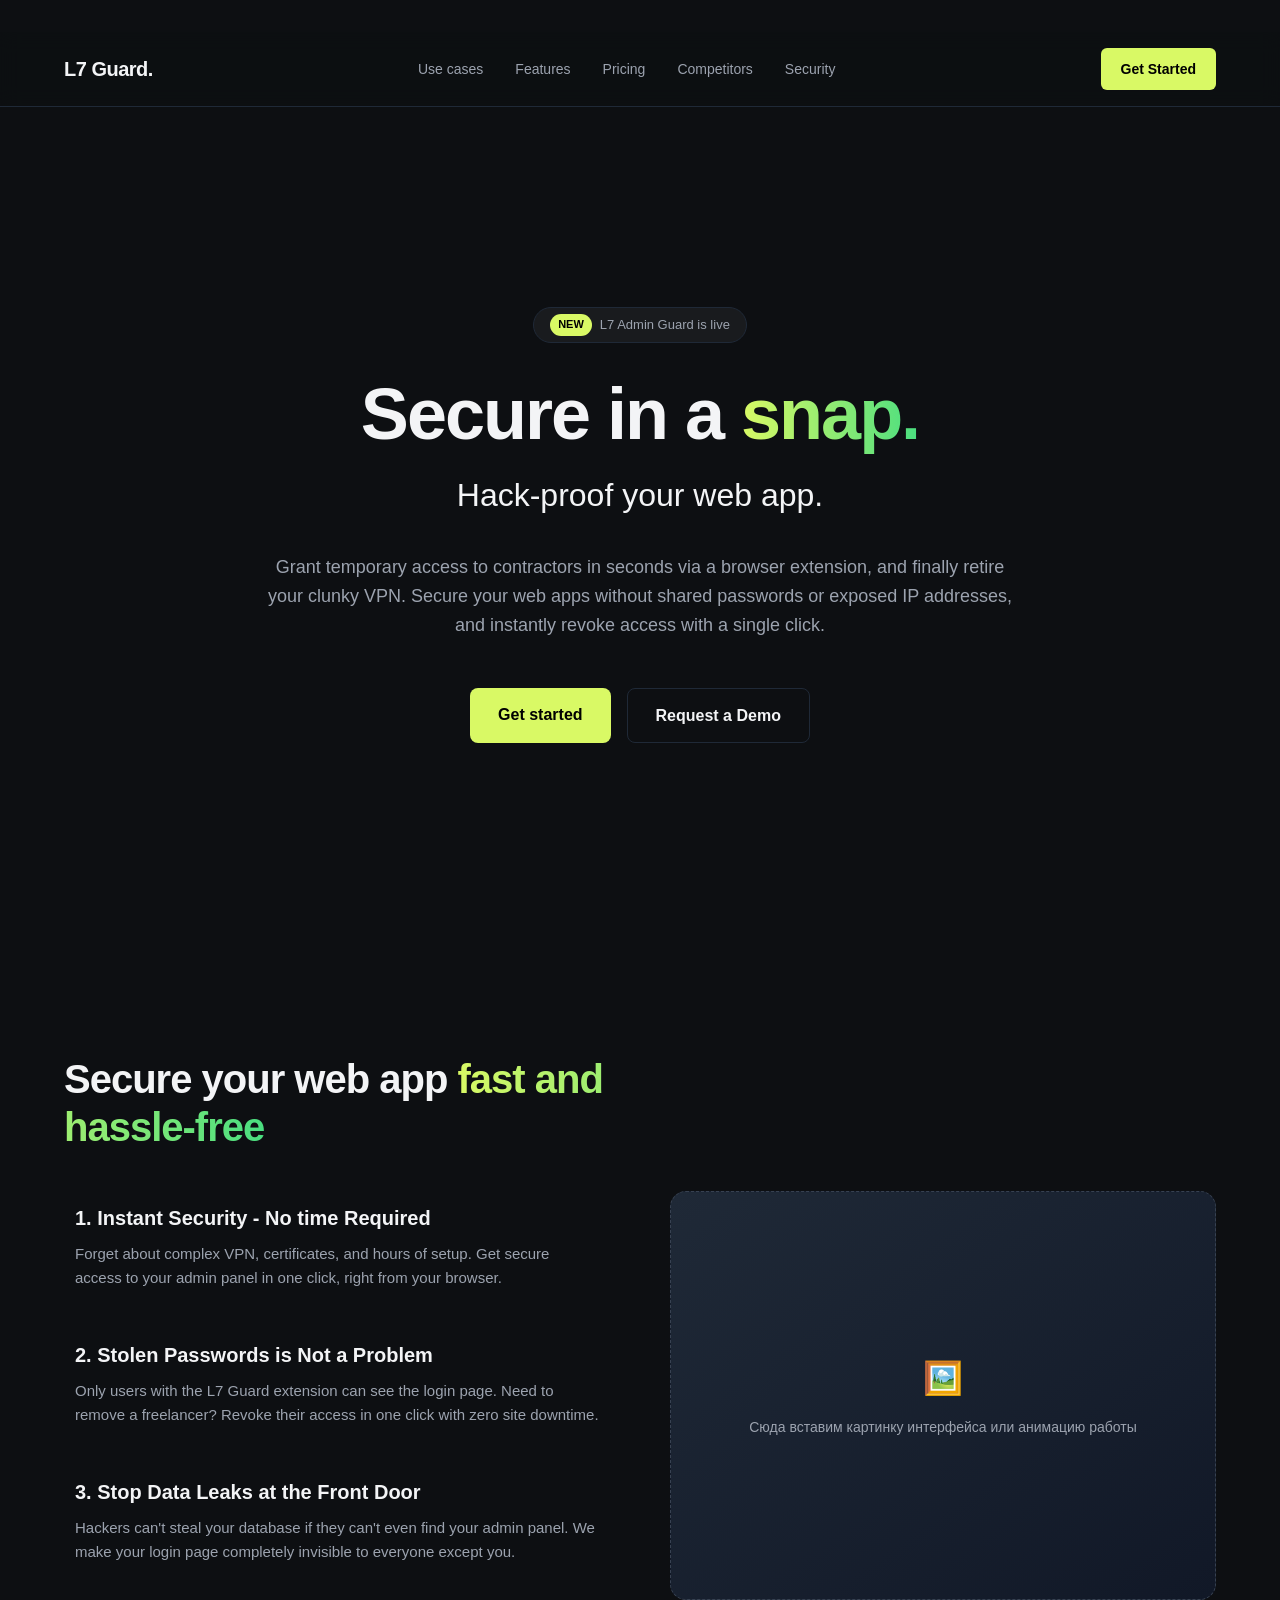
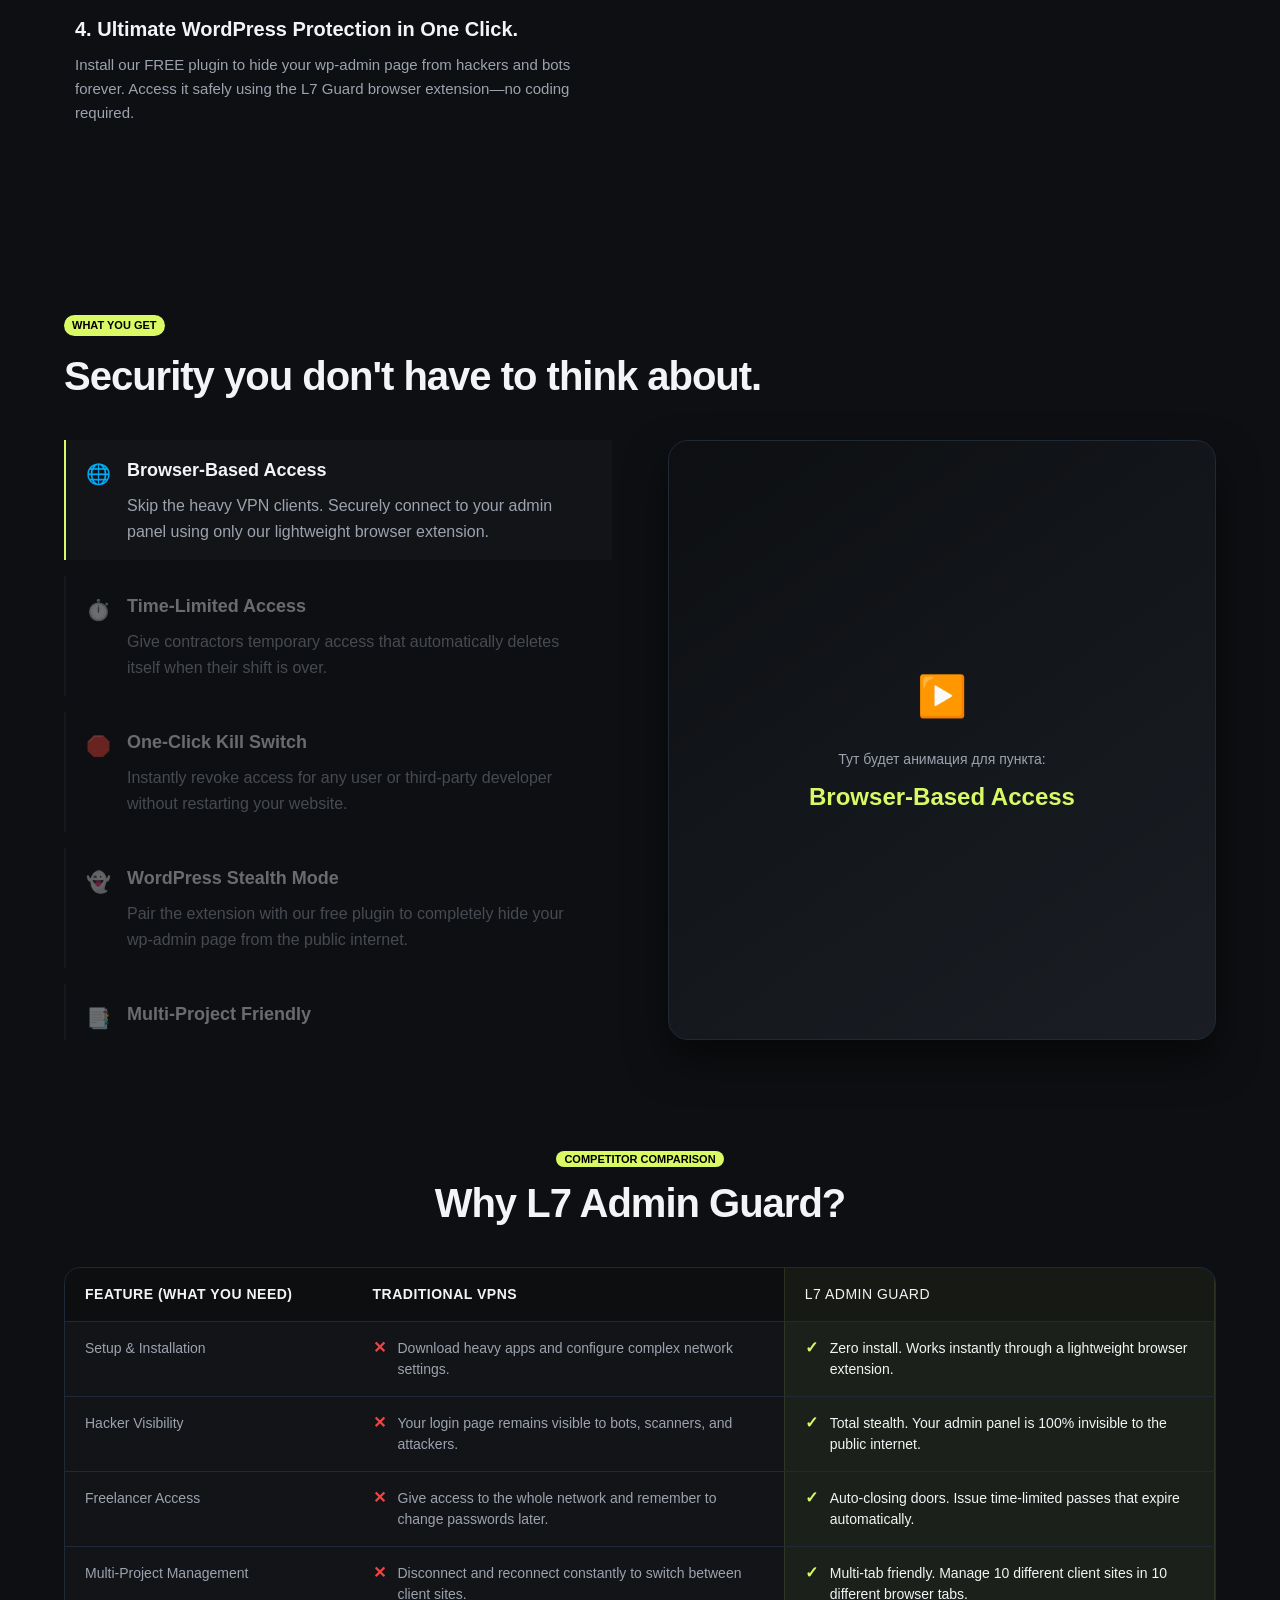
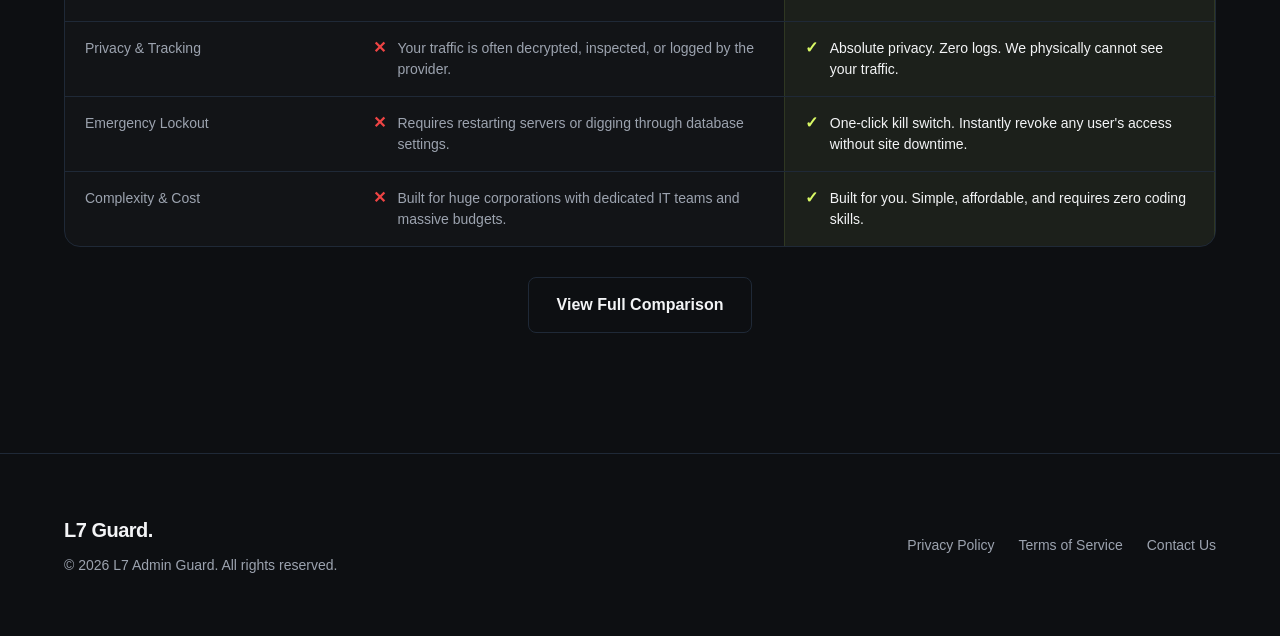
<file: index.html>
<!DOCTYPE html>
<html lang="en">
<head>
    <meta charset="UTF-8">
    <meta name="viewport" content="width=device-width, initial-scale=1.0">
    
    <title>L7 Admin Guard</title>

    <link rel="stylesheet" href="style.css">
</head>
<body>

    <header class="navbar">
        <div class="container nav-container">
            <a href="#" class="logo">L7 Guard.</a>
            
            <ul class="nav-links">
                
                <li><a href="usecases.html">Use cases</a></li>
                <li><a href="features.html">Features</a></li>
                <li><a href="pricing.html">Pricing</a></li>
                <li><a href="competitor.html">Competitors</a></li>
                <li><a href="security.html">Security</a></li>
            </ul>

            <div class="nav-actions">
                <a href="#start" class="btn btn-primary">Get Started</a>
            </div>
        </div>
    </header>

    <main class="main-content">

        <!-- стартовый блок -->
        <section id="start" class="hero-section">
            <div class="container hero-container">
                
                <div class="hero-badge">
                    <span class="badge-tag">New</span> L7 Admin Guard is live
                </div>

                <h1 class="hero-title">Secure in a <span class="text-gradient">snap.</span></h1>
                <h2 class="hero-subtitle">Hack-proof your web app.</h2>

                <div class="hero-desc-wrapper">
                    <p class="hero-desc text-en">
                        Grant temporary access to contractors in seconds via a browser extension, and finally retire your clunky VPN. 
                        Secure your web apps without shared passwords or exposed IP addresses, and instantly revoke access with a single click.
                    </p>
                    <p class="hero-desc text-ru">
                        Выдавайте временный доступ подрядчикам за секунды через браузерное расширение и навсегда откажитесь от громоздкого VPN. Защитите свои веб-приложения без использования общих паролей и открытых IP-адресов, и мгновенно отзывайте доступ в один клик.
                    </p>
                </div>

                <div class="hero-buttons">
                    <a href="#" class="btn btn-primary btn-large">Get started</a>
                    <a href="#" class="btn btn-secondary btn-large" title="Отправить на ютуб, где будет туториал или страницу туториала">Request a Demo</a>
                </div>

            </div>
        </section>

        <!-- блок 2, главная проблемы и их легкое решение -->
        <section id="features" class="features-section">
            <div class="container features-container" style="margin-top: -60px;">
                
                <div class="features-content">
                    <h2 class="section-title">Secure your web app <span class="text-gradient">fast and hassle-free</span></h2>
                    
                    <div class="features-list">
                        
                        <a href="#" class="feature-item">
                            <div class="feature-text">
                                <h3>1. Instant Security - No time Required</h3>
                                <div class="feature-desc-wrapper">
                                    <p class="text-en">Forget about complex VPN, certificates, and hours of setup. Get secure access to your admin panel in one click, right from your browser.</p>
                                    <!--<p class="text-ru">Забудьте про долгие настройки корпоративных сетей и сертификаты. Получите безопасный доступ к панели управления в один клик прямо из вашего браузера. Никаких сложных инструкций — всё работает моментально.</p>-->
                                </div>
                            </div>
                        </a>

                        <a href="#" class="feature-item">
                            <div class="feature-text">
                                <h3>2. Stolen Passwords is Not a Problem</h3>
                                <div class="feature-desc-wrapper">
                                    <p class="text-en">Only users with the L7 Guard extension can see the login page. Need to remove a freelancer? Revoke their access in one click with zero site downtime.</p>
                                   <!-- <p class="text-ru">Страницу входа увидят только те, у кого есть наше расширение. А если нужно закрыть доступ бывшему подрядчику — просто отзовите его в один клик, не останавливая работу сайта.</p>-->
                                </div>
                            </div>
                        </a>

                        <a href="#" class="feature-item">
                            <div class="feature-text">
                                <h3>3. Stop Data Leaks at the Front Door</h3>
                                <div class="feature-desc-wrapper">
                                    <p class="text-en">Hackers can't steal your database if they can't even find your admin panel. We make your login page completely invisible to everyone except you.</p>
                                   <!-- <p class="text-ru">Хакеры не смогут украсть вашу базу данных, если даже не найдут админку. Мы делаем вашу страницу входа абсолютно невидимой для всех, кроме вас.</p>-->
                                </div>
                            </div>
                        </a>

                        <a href="#" class="feature-item">
                            <div class="feature-text">
                                <h3>4. Ultimate WordPress Protection in One Click.</h3>
                                <div class="feature-desc-wrapper">
                                    <p class="text-en">Install our FREE plugin to hide your wp-admin page from hackers and bots forever. Access it safely using the L7 Guard browser extension—no coding required.</p>
                                    <!--<p class="text-ru">Установите наш бесплатный плагин, и он навсегда скроет страницу входа от хакеров и ботов без сложных настроек. Доступ останется только у вас через расширение L7 Guard. Никаких технических знаний не нужно.</p>-->
                                </div>
                            </div>
                        </a>

                    </div>
                </div>

                <div class="features-visual">
                    <div class="image-placeholder">
                        <div class="placeholder-text">
                            <span>🖼️</span>
                            <p>Сюда вставим картинку интерфейса или анимацию работы</p>
                        </div>
                    </div>
                </div>

            </div>
        </section>

        <!-- блок 3 - краткие use cases, варинат отображения 1 

        <section id="hassle-free-v1" class="hassle-free-section">
            <div class="container">
                
                <div class="section-header center-header">
                    <span class="badge-tag" style="margin-bottom: 16px; display: inline-block;">What you get</span>
                    <h2 class="section-title">Security Without the Hassle</h2>
                    <p class="section-subtitle">All the tools you need to manage access effortlessly.</p>
                </div>

                <div class="features-grid">
                    
                    <a href="#" class="feature-card">
                        <div class="card-icon">🌐</div>
                        <h3>Browser-Based Access</h3>
                        <div class="card-desc-wrapper">
                            <p class="text-en">Skip the heavy VPN clients. Securely connect to your admin panel using only our lightweight browser extension.</p>
                            <p class="text-ru">Доступ через браузер. Никаких тяжелых VPN-клиентов, всё работает прямо через наше легкое расширение.</p>
                        </div>
                    </a>

                    <a href="#" class="feature-card">
                        <div class="card-icon">⏱️</div>
                        <h3>Time-Limited Access</h3>
                        <div class="card-desc-wrapper">
                            <p class="text-en">Give contractors temporary access that automatically deletes itself when their shift is over.</p>
                            <p class="text-ru">Самоуничтожающиеся токены. Выдайте фрилансеру доступ, который сам закроется, когда закончится время работы.</p>
                        </div>
                    </a>

                    <a href="#" class="feature-card">
                        <div class="card-icon">🛑</div>
                        <h3>One-Click Kill Switch</h3>
                        <div class="card-desc-wrapper">
                            <p class="text-en">Instantly revoke access for any user or third-party developer without restarting your website.</p>
                            <p class="text-ru">Мгновенно отрезайте доступ любому пользователю, не останавливая и не перезагружая сам сайт.</p>
                        </div>
                    </a>

                    <a href="#" class="feature-card">
                        <div class="card-icon">👻</div>
                        <h3>WordPress Stealth Mode</h3>
                        <div class="card-desc-wrapper">
                            <p class="text-en">Pair the extension with our free plugin to completely hide your wp-admin page from the public internet.</p>
                            <p class="text-ru">Режим невидимки для WordPress. Наш бесплатный плагин полностью скрывает страницу входа в админку от всего интернета.</p>
                        </div>
                    </a>

                    <a href="#" class="feature-card">
                        <div class="card-icon">📑</div>
                        <h3>Multi-Project Friendly</h3>
                        <div class="card-desc-wrapper">
                            <p class="text-en">Manage multiple client websites securely at the same time, right from different tabs in your browser.</p>
                            <p class="text-ru">Удобно для нескольких проектов. Управляйте кучей разных клиентских сайтов одновременно, просто переключаясь между вкладками.</p>
                        </div>
                    </a>

                    <a href="#" class="feature-card">
                        <div class="card-icon">🕵️</div>
                        <h3>Private Demo Sites</h3>
                        <div class="card-desc-wrapper">
                            <p class="text-en">Keep your unfinished development servers hidden from search engines, bots, and unauthorized visitors.</p>
                            <p class="text-ru">Невидимые тестовые сайты. Прячьте свои сайты, которые еще в разработке, от поисковиков (Google) и случайных глаз.</p>
                        </div>
                    </a>

                </div>
            </div>
        </section>
         -->


        <!-- блок 3 - краткие use cases, варинат отображения 2 -->
        <section id="hassle-free-v2" class="hassle-free-v2-section">
            <div class="container">
                
                <div class="section-header">
                    <span class="badge-tag" style="margin-bottom: 16px; display: inline-block;">What you get</span>
                    <h2 class="section-title">Security you don't have to think about.</h2>
                </div>

                <div class="v2-layout">
                    
                    <div class="v2-tabs-column">
                        
                        <div class="v2-tab-item active" data-title="Browser-Based Access">
                            <div class="tab-icon">🌐</div>
                            <div class="tab-content">
                                <h3>Browser-Based Access</h3>
                                <div class="tab-desc-wrapper">
                                    <p class="text-en">Skip the heavy VPN clients. Securely connect to your admin panel using only our lightweight browser extension.</p>
                                    <p class="text-ru">Доступ через браузер. Никаких тяжелых VPN-клиентов, всё работает прямо через наше легкое расширение.</p>
                                </div>
                            </div>
                        </div>

                        <div class="v2-tab-item" data-title="Time-Limited Access">
                            <div class="tab-icon">⏱️</div>
                            <div class="tab-content">
                                <h3>Time-Limited Access</h3>
                                <div class="tab-desc-wrapper">
                                    <p class="text-en">Give contractors temporary access that automatically deletes itself when their shift is over.</p>
                                    <p class="text-ru">Самоуничтожающиеся токены. Выдайте фрилансеру доступ, который сам закроется, когда закончится время работы.</p>
                                </div>
                            </div>
                        </div>

                        <div class="v2-tab-item" data-title="One-Click Kill Switch">
                            <div class="tab-icon">🛑</div>
                            <div class="tab-content">
                                <h3>One-Click Kill Switch</h3>
                                <div class="tab-desc-wrapper">
                                    <p class="text-en">Instantly revoke access for any user or third-party developer without restarting your website.</p>
                                    <p class="text-ru">Мгновенно отрезайте доступ любому пользователю, не останавливая и не перезагружая сам сайт.</p>
                                </div>
                            </div>
                        </div>

                        <div class="v2-tab-item" data-title="WordPress Stealth Mode">
                            <div class="tab-icon">👻</div>
                            <div class="tab-content">
                                <h3>WordPress Stealth Mode</h3>
                                <div class="tab-desc-wrapper">
                                    <p class="text-en">Pair the extension with our free plugin to completely hide your wp-admin page from the public internet.</p>
                                    <p class="text-ru">Режим невидимки для WordPress. Наш бесплатный плагин полностью скрывает страницу входа в админку от всего интернета.</p>
                                </div>
                            </div>
                        </div>

                        <div class="v2-tab-item" data-title="Multi-Project Friendly">
                            <div class="tab-icon">📑</div>
                            <div class="tab-content">
                                <h3>Multi-Project Friendly</h3>
                                <div class="tab-desc-wrapper">
                                    <p class="text-en">Manage multiple client websites securely at the same time, right from different tabs in your browser.</p>
                                    <p class="text-ru">Удобно для нескольких проектов. Управляйте кучей разных клиентских сайтов одновременно, просто переключаясь между вкладками.</p>
                                </div>
                            </div>
                        </div>

                        <div class="v2-tab-item" data-title="Private Demo Sites">
                            <div class="tab-icon">🕵️</div>
                            <div class="tab-content">
                                <h3>Private Demo Sites</h3>
                                <div class="tab-desc-wrapper">
                                    <p class="text-en">Keep your unfinished development servers hidden from search engines, bots, and unauthorized visitors.</p>
                                    <p class="text-ru">Невидимые тестовые сайты. Прячьте свои сайты, которые еще в разработке, от поисковиков (Google) и случайных глаз.</p>
                                </div>
                            </div>
                        </div>

                    </div>

                    <div class="v2-visual-column">
                        <div class="sticky-visual-container">
                            <div class="visual-placeholder">
                                <span style="font-size: 40px; margin-bottom: 20px; display: block;">▶️</span>
                                <p style="color: var(--text-muted); font-size: 14px;">Тут будет анимация для пункта:</p>
                                <h4 id="dynamic-visual-title" style="color: var(--accent-color); font-size: 24px; margin-top: 8px;">Browser-Based Access</h4>
                            </div>
                        </div>
                    </div>

                </div>
            </div>
        </section>

        <!-- блок 4 - сравнение с конкурентами--> 
        <section id="comparison" class="comparison-section">
            <div class="container">
                
                <div class="section-header center-header" style="margin-bottom: 32px;">
                    <span class="badge-tag">Competitor Comparison</span>
                    <h2 class="section-title" style="margin-top: 8px;">Why L7 Admin Guard?</h2>
                </div>

                <div class="comp-table-wrapper">
                    <div class="comp-table">
                        
                        <div class="comp-row comp-header">
                            <div class="comp-col feature-col">Feature (What you need)</div>
                            <div class="comp-col vpn-col">Traditional VPNs</div>
                            <div class="comp-col l7-col">L7 Admin Guard</div>
                        </div>

                        <div class="comp-row">
                            <div class="comp-col feature-col">Setup & Installation</div>
                            <div class="comp-col vpn-col"><span class="icon-cross">✕</span> Download heavy apps and configure complex network settings.</div>
                            <div class="comp-col l7-col"><span class="icon-check">✓</span> Zero install. Works instantly through a lightweight browser extension.</div>
                        </div>

                        <div class="comp-row">
                            <div class="comp-col feature-col">Hacker Visibility</div>
                            <div class="comp-col vpn-col"><span class="icon-cross">✕</span> Your login page remains visible to bots, scanners, and attackers.</div>
                            <div class="comp-col l7-col"><span class="icon-check">✓</span> Total stealth. Your admin panel is 100% invisible to the public internet.</div>
                        </div>

                        <div class="comp-row">
                            <div class="comp-col feature-col">Freelancer Access</div>
                            <div class="comp-col vpn-col"><span class="icon-cross">✕</span> Give access to the whole network and remember to change passwords later.</div>
                            <div class="comp-col l7-col"><span class="icon-check">✓</span> Auto-closing doors. Issue time-limited passes that expire automatically.</div>
                        </div>

                        <div class="comp-row">
                            <div class="comp-col feature-col">Multi-Project Management</div>
                            <div class="comp-col vpn-col"><span class="icon-cross">✕</span> Disconnect and reconnect constantly to switch between client sites.</div>
                            <div class="comp-col l7-col"><span class="icon-check">✓</span> Multi-tab friendly. Manage 10 different client sites in 10 different browser tabs.</div>
                        </div>

                        <div class="comp-row">
                            <div class="comp-col feature-col">Privacy & Tracking</div>
                            <div class="comp-col vpn-col"><span class="icon-cross">✕</span> Your traffic is often decrypted, inspected, or logged by the provider.</div>
                            <div class="comp-col l7-col"><span class="icon-check">✓</span> Absolute privacy. Zero logs. We physically cannot see your traffic.</div>
                        </div>

                        <div class="comp-row">
                            <div class="comp-col feature-col">Emergency Lockout</div>
                            <div class="comp-col vpn-col"><span class="icon-cross">✕</span> Requires restarting servers or digging through database settings.</div>
                            <div class="comp-col l7-col"><span class="icon-check">✓</span> One-click kill switch. Instantly revoke any user's access without site downtime.</div>
                        </div>

                        <div class="comp-row">
                            <div class="comp-col feature-col">Complexity & Cost</div>
                            <div class="comp-col vpn-col"><span class="icon-cross">✕</span> Built for huge corporations with dedicated IT teams and massive budgets.</div>
                            <div class="comp-col l7-col"><span class="icon-check">✓</span> Built for you. Simple, affordable, and requires zero coding skills.</div>
                        </div>

                    </div>
                </div>

                <div style="text-align: center; padding-top: 30px;">
                    <a href="competitor.html" class="btn btn-secondary btn-large">View Full Comparison</a>
                </div>

            </div>
        </section>
        
    </main>

    <footer class="footer">
        <div class="container footer-content">
            <div class="footer-left">
                <span class="logo">L7 Guard.</span>
                <p class="copyright">&copy; 2026 L7 Admin Guard. All rights reserved.</p>
            </div>
            <div class="footer-links">
                <a href="#">Privacy Policy</a>
                <a href="#">Terms of Service</a>
                <a href="#">Contact Us</a>
            </div>
        </div>
    </footer>

    
    <script>
    // ==========================================
    // ЛОГИКА ДЛЯ ВАРИАНТА 2 (СТРОГИЙ СКРОЛЛ КОЛЕСИКОМ + ПОЛЗУНОК)
    // ==========================================
    
    const v2Layout = document.querySelector('.v2-layout');
    const v2Tabs = document.querySelectorAll('.v2-tab-item');
    const dynamicTitle = document.getElementById('dynamic-visual-title');
    const tabsContainer = document.querySelector('.v2-tabs-column');
    
    if (v2Layout && v2Tabs.length > 0) {
        let currentTabIndex = 0;
        let isScrollLocked = false;

        function activateTabByIndex(index) {
            v2Tabs.forEach(t => t.classList.remove('active'));
            v2Tabs[index].classList.add('active');
            
            if (dynamicTitle) {
                dynamicTitle.textContent = v2Tabs[index].getAttribute('data-title');
            }
            currentTabIndex = index;

            // --- ПРОЦЕНТНАЯ ПОДКРУТКА ЛЕВОЙ КОЛОНКИ ---
            if (tabsContainer) {
                const maxScroll = tabsContainer.scrollHeight - tabsContainer.clientHeight;
                
                if (maxScroll > 0) {
                    // Считаем процент (от 0 до 1)
                    const percentage = index / (v2Tabs.length - 1);
                    const targetScroll = maxScroll * percentage;
                    
                    tabsContainer.scrollTo({
                        top: targetScroll,
                        behavior: 'smooth'
                    });
                }
            }
        }

        // 1. СЛУШАЕМ СКРОЛЛ КОЛЕСИКОМ
        v2Layout.addEventListener('wheel', (e) => {
            if (isScrollLocked) {
                e.preventDefault(); 
                e.stopPropagation(); 
                return;
            }

            const scrollingDown = e.deltaY > 0;

            if (scrollingDown) {
                // Крутим вниз -> следующий пункт
                if (currentTabIndex < v2Tabs.length - 1) {
                    e.preventDefault(); 
                    e.stopPropagation(); 
                    activateTabByIndex(currentTabIndex + 1);
                    lockScroll(200); // Задержка между переключениями (в миллисекундах)
                } 
            } else {
                // Крутим вверх -> предыдущий пункт
                if (currentTabIndex > 0) {
                    e.preventDefault(); 
                    e.stopPropagation(); 
                    activateTabByIndex(currentTabIndex - 1);
                    lockScroll(200); 
                } 
            }
        }, { passive: false });

        function lockScroll(time) {
            isScrollLocked = true;
            setTimeout(() => {
                isScrollLocked = false;
            }, time); 
        }

        // 2. СЛУШАЕМ ТОЛЬКО КЛИКИ (убрали хаотичное наведение мышкой)
        v2Tabs.forEach((tab, index) => {
            tab.addEventListener('click', () => {
                if (currentTabIndex !== index) activateTabByIndex(index);
            });
        });
    }
    </script>
    <script src="script.js"></script>
</body>
</html>
</file>
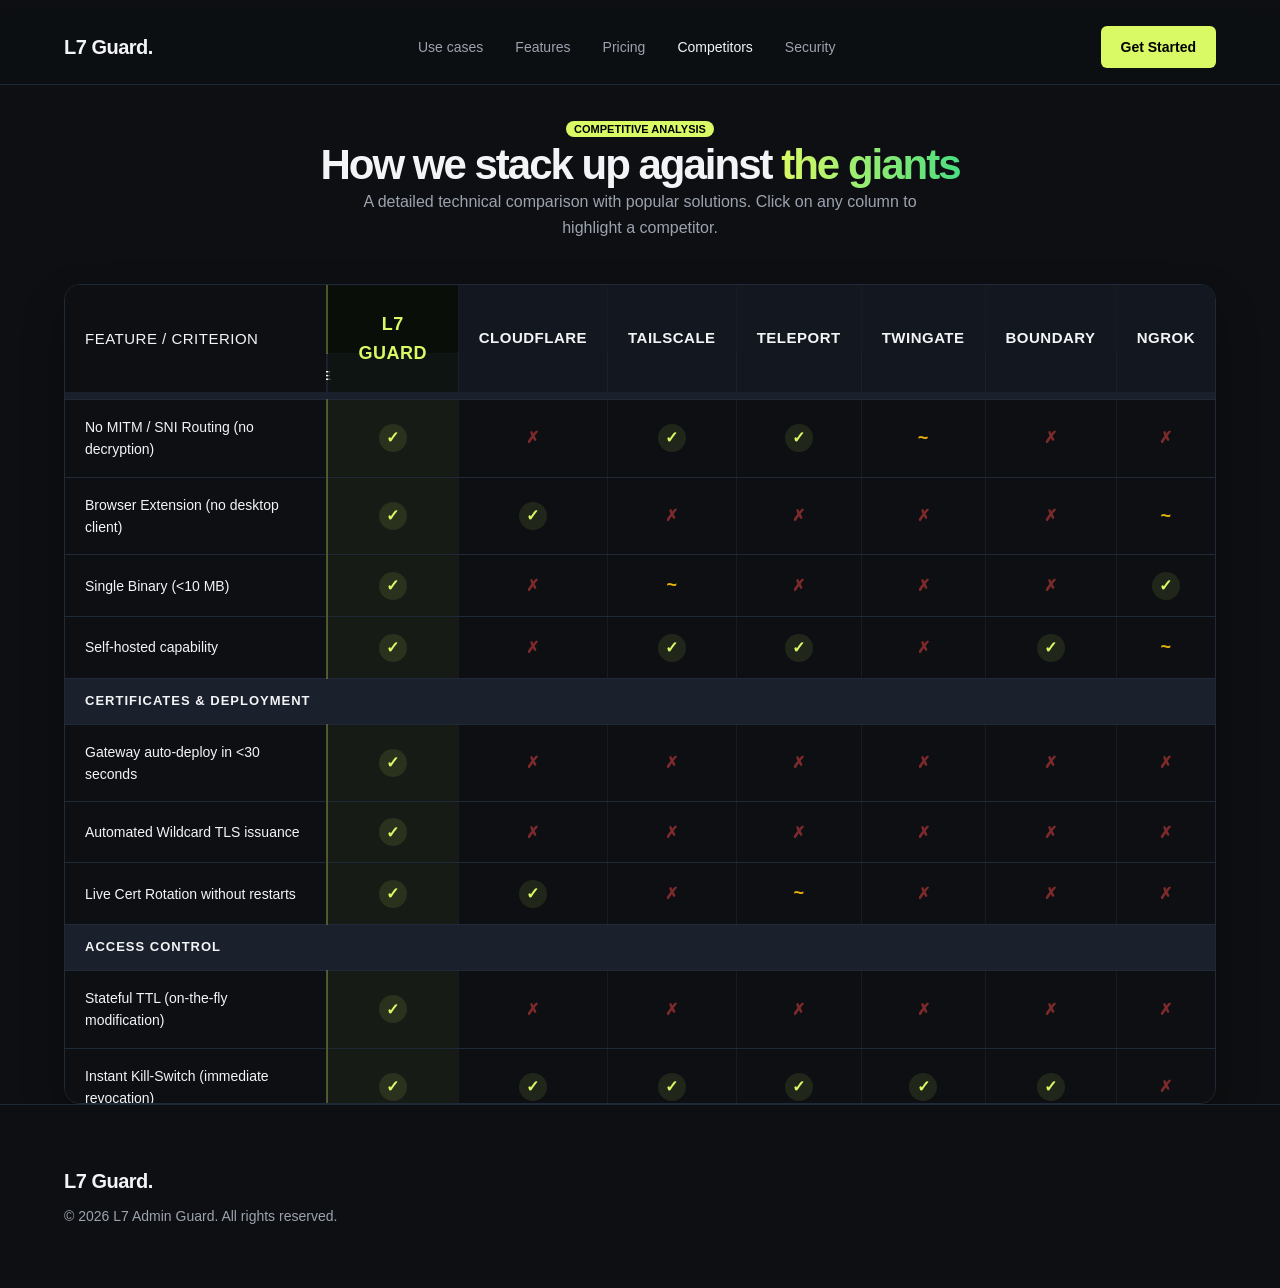
<file: competitor.html>
<!DOCTYPE html>
<html lang="en">
<head>
    <meta charset="UTF-8">
    <meta name="viewport" content="width=device-width, initial-scale=1.0">
    <title>Competitors Matrix - L7 Admin Guard</title>
    <link rel="stylesheet" href="style.css">
    <link rel="stylesheet" href="competitors.css">
    
    
</head>
<body>

    <header class="navbar">
        <div class="container nav-container">
            <a href="index.html" class="logo">L7 Guard.</a>
            <ul class="nav-links">
                <li><a href="usecases.html">Use cases</a></li>
                <li><a href="features.html">Features</a></li>
                <li><a href="pricing.html">Pricing</a></li>
                <li><a href="competitor.html" style="color: var(--text-main);" >Competitors</a></li>               
                <li><a href="security.html">Security</a></li>
            </ul>
            <div class="nav-actions">
                <a href="index.html#start" class="btn btn-primary">Get Started</a>
            </div>
        </div>
    </header>

    <main class="main-content">
        
        <section class="comp-title-stop">
            <div class="container">
                <div class="comp-header-text">
                    <span class="badge-tag">Competitive Analysis</span>
                    <h1 class="hero-title">How we stack up against <span class="text-gradient">the giants</span></h1>
                    <p class="section-subtitle">A detailed technical comparison with popular solutions. Click on any column to highlight a competitor.</p>
                </div>
            </div>
        </section>

        <section class="comp-table-stop">
            <div class="container" style="height: 100%; display: flex; flex-direction: column;">
                
                <div class="matrix-wrapper">
                    <table class="competitor-matrix">
                        <thead>
                            <tr>
                                <th class="col-feature sticky-col">Feature / Criterion</th>
                                <th class="highlight-col clickable-col">L7 Guard</th>
                                <th class="clickable-col">Cloudflare</th>
                                <th class="clickable-col">Tailscale</th>
                                <th class="clickable-col">Teleport</th>
                                <th class="clickable-col">Twingate</th>
                                <th class="clickable-col">Boundary</th>
                                <th class="clickable-col">ngrok</th>
                            </tr>
                        </thead>
                        <tbody>
                            
                            <tr class="category-row">
                                <td colspan="8">Architecture & Performance</td>
                            </tr>
                            <tr>
                                <td class="col-feature sticky-col">No MITM / SNI Routing (no decryption)</td>
                                <td class="highlight-col"><span class="icon-yes">✓</span></td>
                                <td><span class="icon-no">✗</span></td>
                                <td><span class="icon-yes">✓</span></td>
                                <td><span class="icon-yes">✓</span></td>
                                <td><span class="icon-partial">~</span></td>
                                <td><span class="icon-no">✗</span></td>
                                <td><span class="icon-no">✗</span></td>
                            </tr>
                            <tr>
                                <td class="col-feature sticky-col">Browser Extension (no desktop client)</td>
                                <td class="highlight-col"><span class="icon-yes">✓</span></td>
                                <td><span class="icon-yes">✓</span></td>
                                <td><span class="icon-no">✗</span></td>
                                <td><span class="icon-no">✗</span></td>
                                <td><span class="icon-no">✗</span></td>
                                <td><span class="icon-no">✗</span></td>
                                <td><span class="icon-partial">~</span></td>
                            </tr>
                            <tr>
                                <td class="col-feature sticky-col">Single Binary (&lt;10 MB)</td>
                                <td class="highlight-col"><span class="icon-yes">✓</span></td>
                                <td><span class="icon-no">✗</span></td>
                                <td><span class="icon-partial">~</span></td>
                                <td><span class="icon-no">✗</span></td>
                                <td><span class="icon-no">✗</span></td>
                                <td><span class="icon-no">✗</span></td>
                                <td><span class="icon-yes">✓</span></td>
                            </tr>
                            <tr>
                                <td class="col-feature sticky-col">Self-hosted capability</td>
                                <td class="highlight-col"><span class="icon-yes">✓</span></td>
                                <td><span class="icon-no">✗</span></td>
                                <td><span class="icon-yes">✓</span></td>
                                <td><span class="icon-yes">✓</span></td>
                                <td><span class="icon-no">✗</span></td>
                                <td><span class="icon-yes">✓</span></td>
                                <td><span class="icon-partial">~</span></td>
                            </tr>

                            <tr class="category-row">
                                <td colspan="8">Certificates & Deployment</td>
                            </tr>
                            <tr>
                                <td class="col-feature sticky-col">Gateway auto-deploy in &lt;30 seconds</td>
                                <td class="highlight-col"><span class="icon-yes">✓</span></td>
                                <td><span class="icon-no">✗</span></td>
                                <td><span class="icon-no">✗</span></td>
                                <td><span class="icon-no">✗</span></td>
                                <td><span class="icon-no">✗</span></td>
                                <td><span class="icon-no">✗</span></td>
                                <td><span class="icon-no">✗</span></td>
                            </tr>
                            <tr>
                                <td class="col-feature sticky-col">Automated Wildcard TLS issuance</td>
                                <td class="highlight-col"><span class="icon-yes">✓</span></td>
                                <td><span class="icon-no">✗</span></td>
                                <td><span class="icon-no">✗</span></td>
                                <td><span class="icon-no">✗</span></td>
                                <td><span class="icon-no">✗</span></td>
                                <td><span class="icon-no">✗</span></td>
                                <td><span class="icon-no">✗</span></td>
                            </tr>
                            <tr>
                                <td class="col-feature sticky-col">Live Cert Rotation without restarts</td>
                                <td class="highlight-col"><span class="icon-yes">✓</span></td>
                                <td><span class="icon-yes">✓</span></td>
                                <td><span class="icon-no">✗</span></td>
                                <td><span class="icon-partial">~</span></td>
                                <td><span class="icon-no">✗</span></td>
                                <td><span class="icon-no">✗</span></td>
                                <td><span class="icon-no">✗</span></td>
                            </tr>

                            <tr class="category-row">
                                <td colspan="8">Access Control</td>
                            </tr>
                            <tr>
                                <td class="col-feature sticky-col">Stateful TTL (on-the-fly modification)</td>
                                <td class="highlight-col"><span class="icon-yes">✓</span></td>
                                <td><span class="icon-no">✗</span></td>
                                <td><span class="icon-no">✗</span></td>
                                <td><span class="icon-no">✗</span></td>
                                <td><span class="icon-no">✗</span></td>
                                <td><span class="icon-no">✗</span></td>
                                <td><span class="icon-no">✗</span></td>
                            </tr>
                            <tr>
                                <td class="col-feature sticky-col">Instant Kill-Switch (immediate revocation)</td>
                                <td class="highlight-col"><span class="icon-yes">✓</span></td>
                                <td><span class="icon-yes">✓</span></td>
                                <td><span class="icon-yes">✓</span></td>
                                <td><span class="icon-yes">✓</span></td>
                                <td><span class="icon-yes">✓</span></td>
                                <td><span class="icon-yes">✓</span></td>
                                <td><span class="icon-no">✗</span></td>
                            </tr>
                            <tr>
                                <td class="col-feature sticky-col">Bandwidth Quota / Traffic limits</td>
                                <td class="highlight-col"><span class="icon-yes">✓</span></td>
                                <td><span class="icon-no">✗</span></td>
                                <td><span class="icon-no">✗</span></td>
                                <td><span class="icon-partial">~</span></td>
                                <td><span class="icon-no">✗</span></td>
                                <td><span class="icon-no">✗</span></td>
                                <td><span class="icon-partial">~</span></td>
                            </tr>

                            <tr class="category-row">
                                <td colspan="8">Browser & UX</td>
                            </tr>
                            <tr>
                                <td class="col-feature sticky-col">Per-Tab Split Tunneling</td>
                                <td class="highlight-col"><span class="icon-yes">✓</span></td>
                                <td><span class="icon-no">✗</span></td>
                                <td><span class="icon-no">✗</span></td>
                                <td><span class="icon-no">✗</span></td>
                                <td><span class="icon-no">✗</span></td>
                                <td><span class="icon-no">✗</span></td>
                                <td><span class="icon-no">✗</span></td>
                            </tr>
                            <tr>
                                <td class="col-feature sticky-col">Stealth Mode (404 for scanners)</td>
                                <td class="highlight-col"><span class="icon-yes">✓</span></td>
                                <td><span class="icon-no">✗</span></td>
                                <td><span class="icon-no">✗</span></td>
                                <td><span class="icon-no">✗</span></td>
                                <td><span class="icon-no">✗</span></td>
                                <td><span class="icon-no">✗</span></td>
                                <td><span class="icon-no">✗</span></td>
                            </tr>

                            <tr class="summary-row">
                                <td class="col-feature sticky-col" style="font-weight: 800;">Unique Features</td>
                                <td class="highlight-col" style="font-size: 24px; color: var(--text-main);">34/34</td>
                                <td>8/34</td>
                                <td>10/34</td>
                                <td>9/34</td>
                                <td>5/34</td>
                                <td>7/34</td>
                                <td>5/34</td>
                            </tr>

                        </tbody>
                    </table>
                </div>

            </div>
        </section>

    </main>
    <footer class="footer">
        <div class="container footer-content">
            <div class="footer-left">
                <span class="logo">L7 Guard.</span>
                <p class="copyright">&copy; 2026 L7 Admin Guard. All rights reserved.</p>
            </div>
        </div>
    </footer>

</body>
<script>
        document.addEventListener('DOMContentLoaded', () => {
            const table = document.querySelector('.competitor-matrix');
            if (!table) return;

            // ==========================================
            // ФУНКЦИОНАЛ ПОДСВЕТКИ КОЛОНОК (Оставлен без изменений)
            // ==========================================
            table.addEventListener('click', (e) => {
                const cell = e.target.closest('td, th');
                if (!cell) return;
                if (cell.classList.contains('col-feature') || cell.hasAttribute('colspan')) return;
                
                const targetIndex = cell.cellIndex;
                const allCells = table.querySelectorAll('td, th');
                allCells.forEach(c => c.classList.remove('highlight-col'));
                
                const rows = table.querySelectorAll('tr');
                rows.forEach(row => {
                    if (row.classList.contains('category-row')) return;
                    const targetCell = row.children[targetIndex];
                    if (targetCell) {
                        targetCell.classList.add('highlight-col');
                    }
                });
            });

            // ==========================================
            // ЩИТ ДЛЯ СКРОЛЛА (Блокирует глобальный скролл, пока не дочитаешь таблицу)
            // ==========================================
            const tableScrollContainer = document.querySelector('.matrix-wrapper');
            if (tableScrollContainer) {
                tableScrollContainer.addEventListener('wheel', (e) => {
                    const scrollingDown = e.deltaY > 0;
                    
                    // Вычисляем, достигли ли мы дна или верха самой таблицы
                    const isAtBottom = Math.abs(tableScrollContainer.scrollHeight - tableScrollContainer.clientHeight - tableScrollContainer.scrollTop) < 2;
                    const isAtTop = tableScrollContainer.scrollTop <= 0;

                    if (scrollingDown && !isAtBottom) {
                        // Если крутим вниз, но дно еще не достигнуто -> стопорим страницу, крутим таблицу
                        e.stopPropagation(); 
                    } else if (!scrollingDown && !isAtTop) {
                        // Если крутим вверх, но верх еще не достигнут -> стопорим страницу, крутим таблицу
                        e.stopPropagation(); 
                    }
                }, { passive: false });
            }
        });
    </script>
</html>
</file>
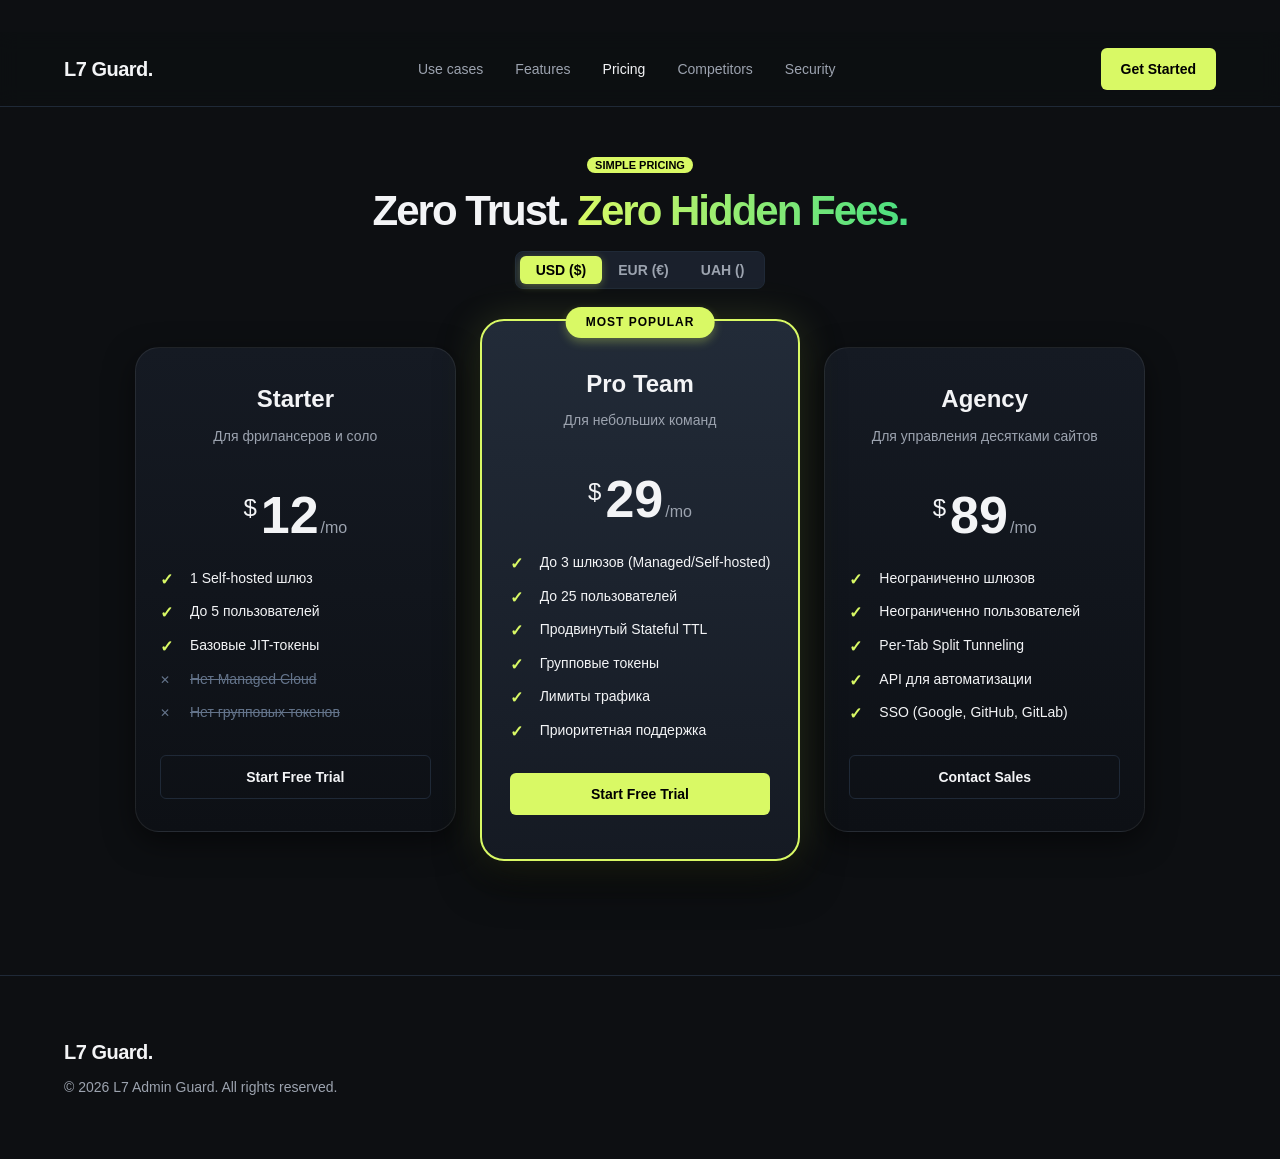
<file: pricing.html>
<!DOCTYPE html>
<html lang="en">
<head>
    <meta charset="UTF-8">
    <meta name="viewport" content="width=device-width, initial-scale=1.0">
    <title>Pricing - L7 Admin Guard</title>
    <link rel="stylesheet" href="style.css">
    <link rel="stylesheet" href="pricing.css">
</head>
<body>

    <header class="navbar">
        <div class="container nav-container">
            <a href="index.html" class="logo">L7 Guard.</a>
            <ul class="nav-links">
                 <li><a href="usecases.html">Use cases</a></li>
                <li><a href="features.html">Features</a></li>
                <li><a href="pricing.html style=" style="color: var(--text-main);">Pricing</a></li>
                <li><a href="competitor.html">Competitors</a></li>               
                <li><a href="security.html">Security</a></li>
            </ul>
            <div class="nav-actions">
                <a href="index.html#start" class="btn btn-primary">Get Started</a>
            </div>
        </div>
    </header>

   <main class="main-content">
        
        <section class="pricing-fullscreen-section">
            <div class="container pricing-flex-container">
                
                <div class="pricing-header-compact">
                    <span class="badge-tag">Simple Pricing</span>
                    <h1 class="hero-title">Zero Trust. <span class="text-gradient">Zero Hidden Fees.</span></h1>
                    
                    <div class="currency-toggle-wrapper">
                        <div class="currency-toggle">
                            <button class="currency-btn active" data-currency="usd">USD ($)</button>
                            <button class="currency-btn" data-currency="eur">EUR (€)</button>
                            <button class="currency-btn" data-currency="rub">UAH ()</button>
                        </div>
                    </div>
                </div>

                <div class="pricing-grid">
                    
                    <div class="pricing-card compact-card">
                        <div class="card-header">
                            <h3>Starter</h3>
                            <p>Для фрилансеров и соло</p>
                        </div>
                        <div class="card-price">
                            <span class="currency-symbol">$</span><span class="price-amount" data-usd="12" data-eur="11" data-rub="1100">12</span><span class="billing-period">/mo</span>
                        </div>
                        <ul class="pricing-features">
                            <li class="included">1 Self-hosted шлюз</li>
                            <li class="included">До 5 пользователей</li>
                            <li class="included">Базовые JIT-токены</li>
                            <li class="not-included">Нет Managed Cloud</li>
                            <li class="not-included">Нет групповых токенов</li>
                        </ul>
                        <a href="#" class="btn btn-secondary full-width">Start Free Trial</a>
                    </div>

                    <div class="pricing-card popular-card compact-card">
                        <div class="popular-badge">Most Popular</div>
                        <div class="card-header">
                            <h3>Pro Team</h3>
                            <p>Для небольших команд</p>
                        </div>
                        <div class="card-price">
                            <span class="currency-symbol">$</span><span class="price-amount" data-usd="29" data-eur="27" data-rub="2800">29</span><span class="billing-period">/mo</span>
                        </div>
                        <ul class="pricing-features">
                            <li class="included">До 3 шлюзов (Managed/Self-hosted)</li>
                            <li class="included">До 25 пользователей</li>
                            <li class="included">Продвинутый Stateful TTL</li>
                            <li class="included">Групповые токены</li>
                            <li class="included">Лимиты трафика</li>
                            <li class="included">Приоритетная поддержка</li>
                        </ul>
                        <a href="#" class="btn btn-primary full-width">Start Free Trial</a>
                    </div>

                    <div class="pricing-card compact-card">
                        <div class="card-header">
                            <h3>Agency</h3>
                            <p>Для управления десятками сайтов</p>
                        </div>
                        <div class="card-price">
                            <span class="currency-symbol">$</span><span class="price-amount" data-usd="89" data-eur="82" data-rub="8500">89</span><span class="billing-period">/mo</span>
                        </div>
                        <ul class="pricing-features">
                            <li class="included">Неограниченно шлюзов</li>
                            <li class="included">Неограниченно пользователей</li>
                            <li class="included">Per-Tab Split Tunneling</li>
                            <li class="included">API для автоматизации</li>
                            <li class="included">SSO (Google, GitHub, GitLab)</li>
                        </ul>
                        <a href="#" class="btn btn-secondary full-width">Contact Sales</a>
                    </div>

                </div>
            </div>
        </section>

    </main>

    <footer class="footer">
        <div class="container footer-content">
            <div class="footer-left">
                <span class="logo">L7 Guard.</span>
                <p class="copyright">&copy; 2026 L7 Admin Guard. All rights reserved.</p>
            </div>
        </div>
    </footer>

    <script>
        document.addEventListener('DOMContentLoaded', () => {
            const buttons = document.querySelectorAll('.currency-btn');
            const amounts = document.querySelectorAll('.price-amount');
            const symbols = document.querySelectorAll('.currency-symbol');

            const symbolMap = {
                'usd': '$',
                'eur': '€',
                'uah': ''
            };

            buttons.forEach(btn => {
                btn.addEventListener('click', () => {
                    // Убираем активный класс у всех
                    buttons.forEach(b => b.classList.remove('active'));
                    // Добавляем нажатой кнопке
                    btn.classList.add('active');

                    const selectedCurrency = btn.getAttribute('data-currency');

                    // Обновляем цены и символы
                    amounts.forEach(amount => {
                        amount.textContent = amount.getAttribute(`data-${selectedCurrency}`);
                    });
                    symbols.forEach(symbol => {
                        symbol.textContent = symbolMap[selectedCurrency];
                    });
                });
            });
        });
    </script>
</body>
</html>
</file>
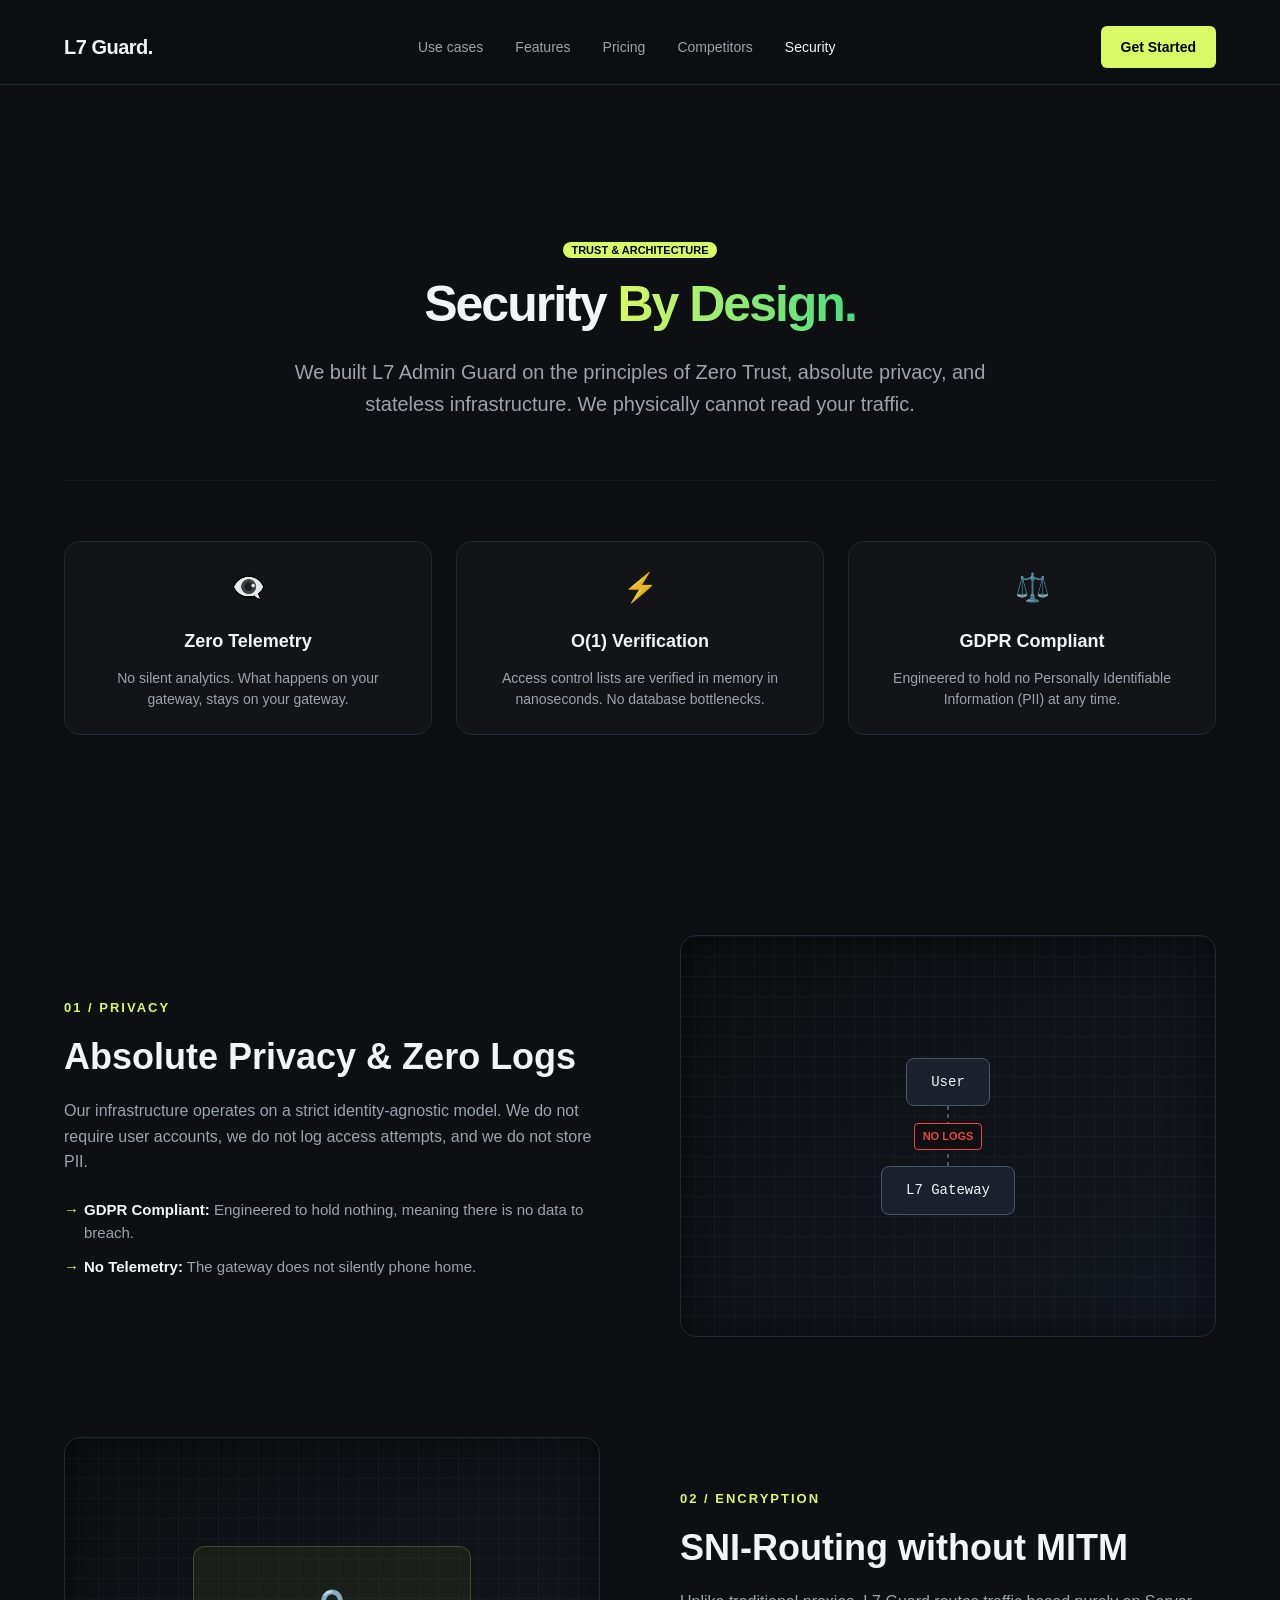
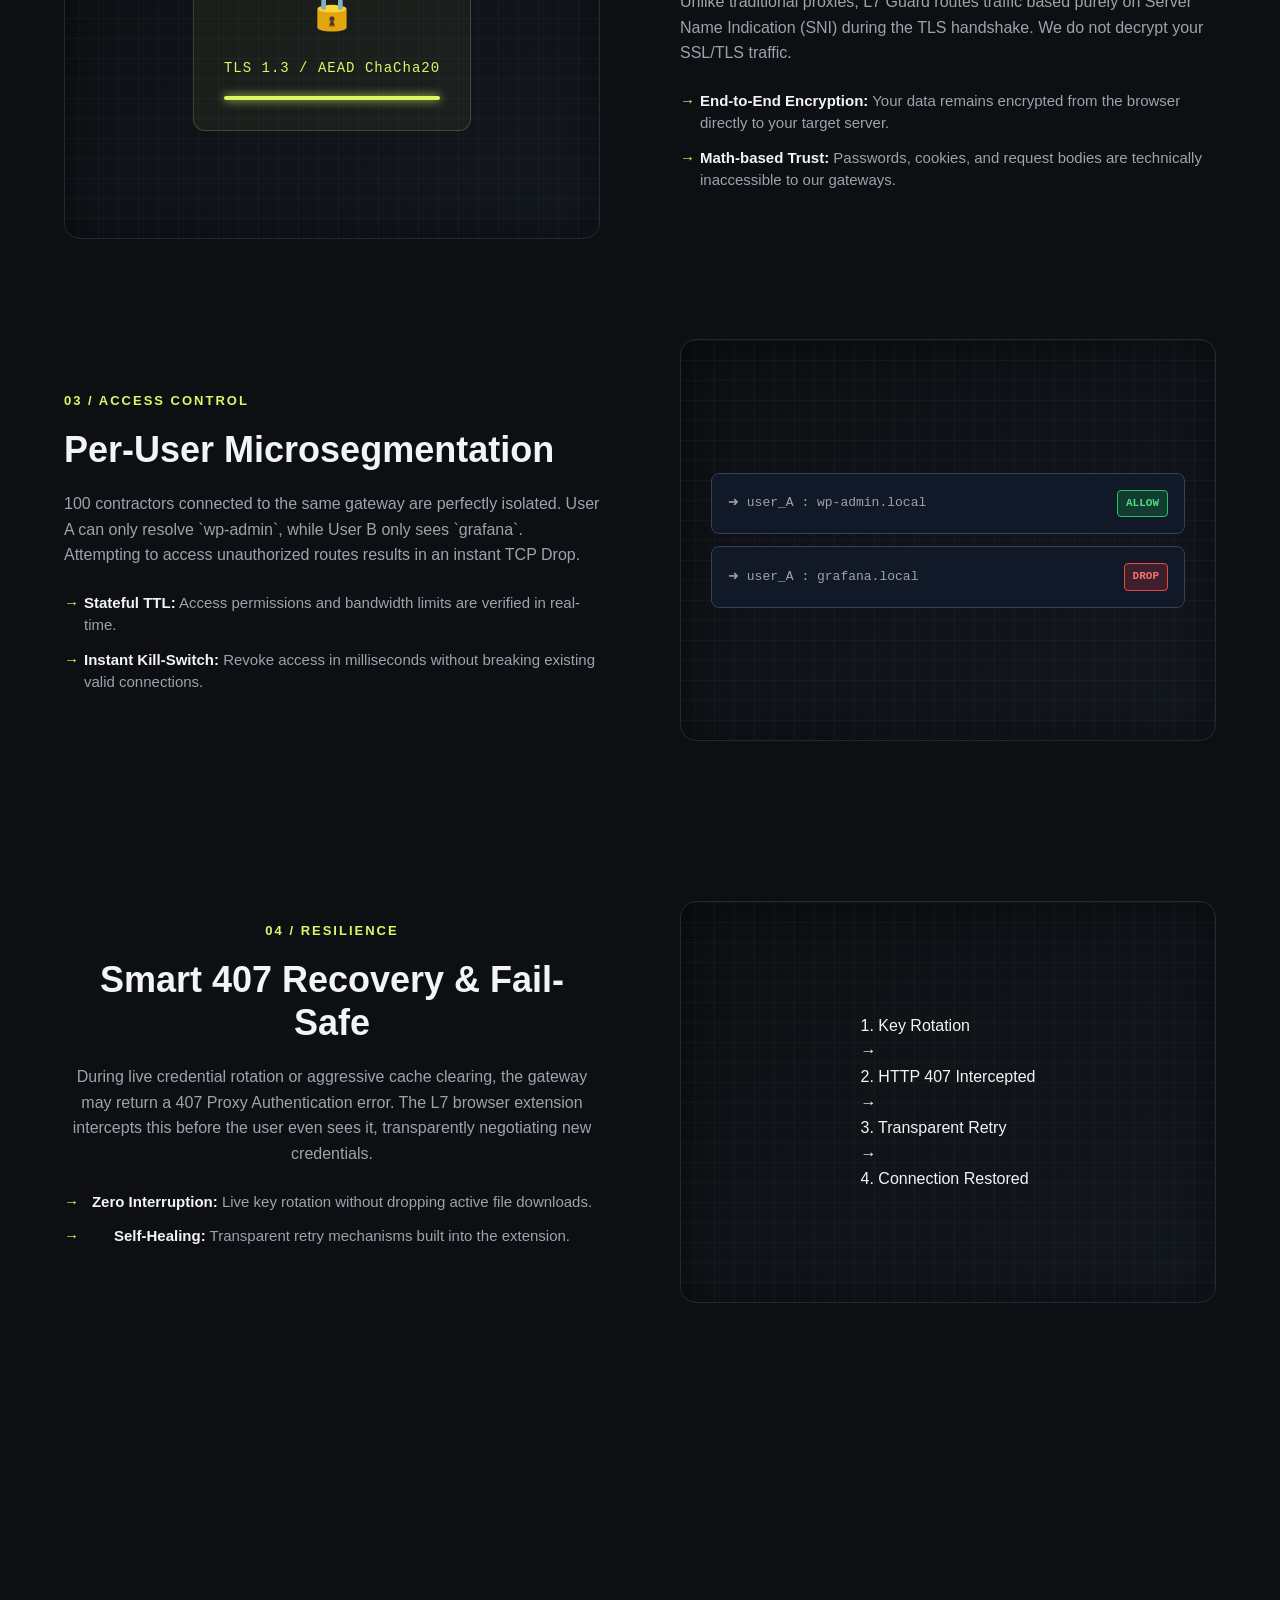
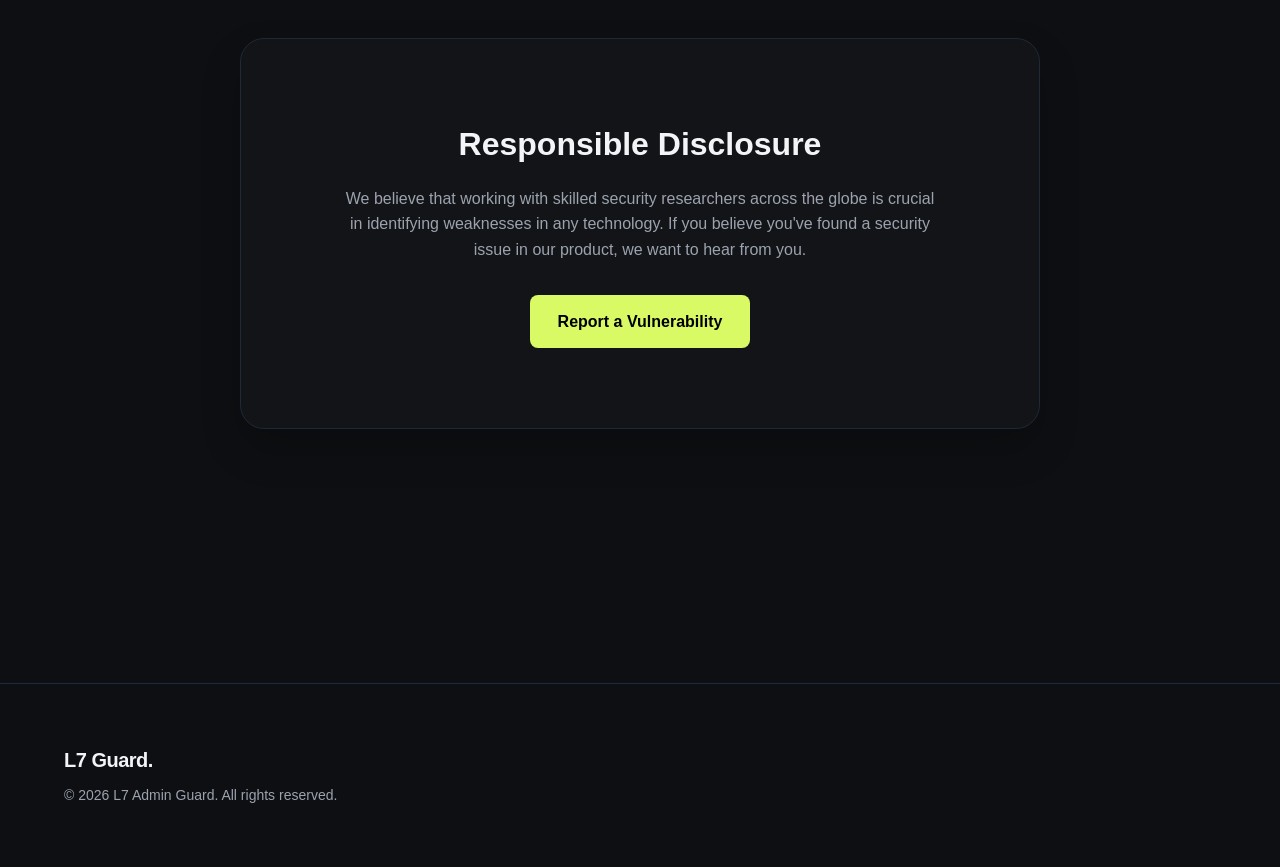
<file: security.html>
<!DOCTYPE html>
<html lang="en">
<head>
    <meta charset="UTF-8">
    <meta name="viewport" content="width=device-width, initial-scale=1.0">
    <title>Security & Privacy - L7 Admin Guard</title>
    <link rel="stylesheet" href="style.css">
    <link rel="stylesheet" href="security.css">
</head>
<body>

    <header class="navbar">
        <div class="container nav-container">
            <a href="index.html" class="logo">L7 Guard.</a>
            <ul class="nav-links">
                 <li><a href="usecases.html">Use cases</a></li>
                <li><a href="features.html">Features</a></li>
                <li><a href="pricing.html">Pricing</a></li>
                <li><a href="competitor.html">Competitors</a></li>               
                <li><a href="security.html" style="color: var(--text-main);">Security</a></li>
            </ul>
            <div class="nav-actions">
                <a href="index.html#start" class="btn btn-primary">Get Started</a>
            </div>
        </div>
    </header>

    <main class="main-content">
        
        <section class="security-hero-section">
            <div class="container">
                
                <div class="sec-intro-text">
                    <span class="badge-tag">Trust & Architecture</span>
                    <h1 class="hero-title" style="font-size: 50px; margin-top: 16px;">
                        Security <span class="text-gradient">By Design.</span>
                    </h1>
                    <p class="section-subtitle" style="margin-top: 24px; max-width: 700px; margin-left: auto; margin-right: auto;">
                        We built L7 Admin Guard on the principles of Zero Trust, absolute privacy, and stateless infrastructure. We physically cannot read your traffic.
                    </p>
                </div>

                <div class="pillars-grid">
                    <div class="pillar-card">
                        <div class="pillar-icon">👁️‍🗨️</div>
                        <h3>Zero Telemetry</h3>
                        <p>No silent analytics. What happens on your gateway, stays on your gateway.</p>
                    </div>
                    <div class="pillar-card">
                        <div class="pillar-icon">⚡</div>
                        <h3>O(1) Verification</h3>
                        <p>Access control lists are verified in memory in nanoseconds. No database bottlenecks.</p>
                    </div>
                    <div class="pillar-card">
                        <div class="pillar-icon">⚖️</div>
                        <h3>GDPR Compliant</h3>
                        <p>Engineered to hold no Personally Identifiable Information (PII) at any time.</p>
                    </div>
                </div>

            </div>
        </section>

        <section class="security-z-section" style="padding: 40px 0 80px;">
            <div class="container">

                <div class="sec-row">
                    <div class="sec-text">
                        <span class="sec-label">01 / Privacy</span>
                        <h2 class="sec-title">Absolute Privacy & Zero Logs</h2>
                        <p>Our infrastructure operates on a strict identity-agnostic model. We do not require user accounts, we do not log access attempts, and we do not store PII.</p>
                        <ul class="sec-list">
                            <li><strong>GDPR Compliant:</strong> Engineered to hold nothing, meaning there is no data to breach.</li>
                            <li><strong>No Telemetry:</strong> The gateway does not silently phone home.</li>
                        </ul>
                    </div>
                    <div class="sec-visual">
                        <div class="tech-diagram">
                            <div class="node user-node">User</div>
                            <div class="data-line secure-line"><span>No Logs</span></div>
                            <div class="node server-node">L7 Gateway</div>
                        </div>
                    </div>
                </div>

                <div class="sec-row reverse">
                    <div class="sec-text">
                        <span class="sec-label">02 / Encryption</span>
                        <h2 class="sec-title">SNI-Routing without MITM</h2>
                        <p>Unlike traditional proxies, L7 Guard routes traffic based purely on Server Name Indication (SNI) during the TLS handshake. We do not decrypt your SSL/TLS traffic.</p>
                        <ul class="sec-list">
                            <li><strong>End-to-End Encryption:</strong> Your data remains encrypted from the browser directly to your target server.</li>
                            <li><strong>Math-based Trust:</strong> Passwords, cookies, and request bodies are technically inaccessible to our gateways.</li>
                        </ul>
                    </div>
                    <div class="sec-visual">
                        <div class="tech-diagram">
                            <div class="encryption-box">
                                <div class="lock-icon">🔒</div>
                                <div class="cipher-text">TLS 1.3 / AEAD ChaCha20</div>
                                <div class="cipher-bar"></div>
                            </div>
                        </div>
                    </div>
                </div>

                <div class="sec-row">
                    <div class="sec-text">
                        <span class="sec-label">03 / Access Control</span>
                        <h2 class="sec-title">Per-User Microsegmentation</h2>
                        <p>100 contractors connected to the same gateway are perfectly isolated. User A can only resolve `wp-admin`, while User B only sees `grafana`. Attempting to access unauthorized routes results in an instant TCP Drop.</p>
                        <ul class="sec-list">
                            <li><strong>Stateful TTL:</strong> Access permissions and bandwidth limits are verified in real-time.</li>
                            <li><strong>Instant Kill-Switch:</strong> Revoke access in milliseconds without breaking existing valid connections.</li>
                        </ul>
                    </div>
                    <div class="sec-visual">
                        <div class="tech-diagram">
                            <div class="acl-rules">
                                <div class="rule allow">➜ user_A : wp-admin.local <span class="badge green">ALLOW</span></div>
                                <div class="rule deny">➜ user_A : grafana.local <span class="badge red">DROP</span></div>
                            </div>
                        </div>
                    </div>
                </div>

                <div class="sec-row centered-row" style="margin-top: 120px;">
                    <div class="sec-text" style="max-width: 800px; margin: 0 auto; text-align: center;">
                        <span class="sec-label">04 / Resilience</span>
                        <h2 class="sec-title">Smart 407 Recovery & Fail-Safe</h2>
                        <p>During live credential rotation or aggressive cache clearing, the gateway may return a 407 Proxy Authentication error. The L7 browser extension intercepts this before the user even sees it, transparently negotiating new credentials.</p>
                        <ul class="sec-list inline-list">
                            <li><strong>Zero Interruption:</strong> Live key rotation without dropping active file downloads.</li>
                            <li><strong>Self-Healing:</strong> Transparent retry mechanisms built into the extension.</li>
                        </ul>
                    </div>
                    
                    <div class="sec-visual full-width-visual" style="margin-top: 40px;">
                        <div class="tech-diagram wide-diagram">
                            <div class="recovery-flow">
                                <div class="flow-step">1. Key Rotation</div>
                                <div class="flow-arrow">→</div>
                                <div class="flow-step error-step">2. HTTP 407 Intercepted</div>
                                <div class="flow-arrow">→</div>
                                <div class="flow-step">3. Transparent Retry</div>
                                <div class="flow-arrow">→</div>
                                <div class="flow-step success-step">4. Connection Restored</div>
                            </div>
                        </div>
                    </div>
                </div>

            </div>
        </section>

        <section class="bug-bounty-section">
            <div class="container bounty-container">
                <div class="bounty-box">
                    <h2 style="font-size: 32px; margin-bottom: 16px;">Responsible Disclosure</h2>
                    <p style="color: var(--text-muted); max-width: 600px; margin: 0 auto 32px; line-height: 1.6; font-size: 16px;">
                        We believe that working with skilled security researchers across the globe is crucial in identifying weaknesses in any technology. If you believe you've found a security issue in our product, we want to hear from you.
                    </p>
                    <a href="mailto:security@l7guard.com" class="btn btn-primary btn-large">Report a Vulnerability</a>
                </div>
            </div>
        </section>

    </main>

    <footer class="footer">
        <div class="container footer-content">
            <div class="footer-left">
                <span class="logo">L7 Guard.</span>
                <p class="copyright">&copy; 2026 L7 Admin Guard. All rights reserved.</p>
            </div>
        </div>
    </footer>

</body>
</html>
</file>
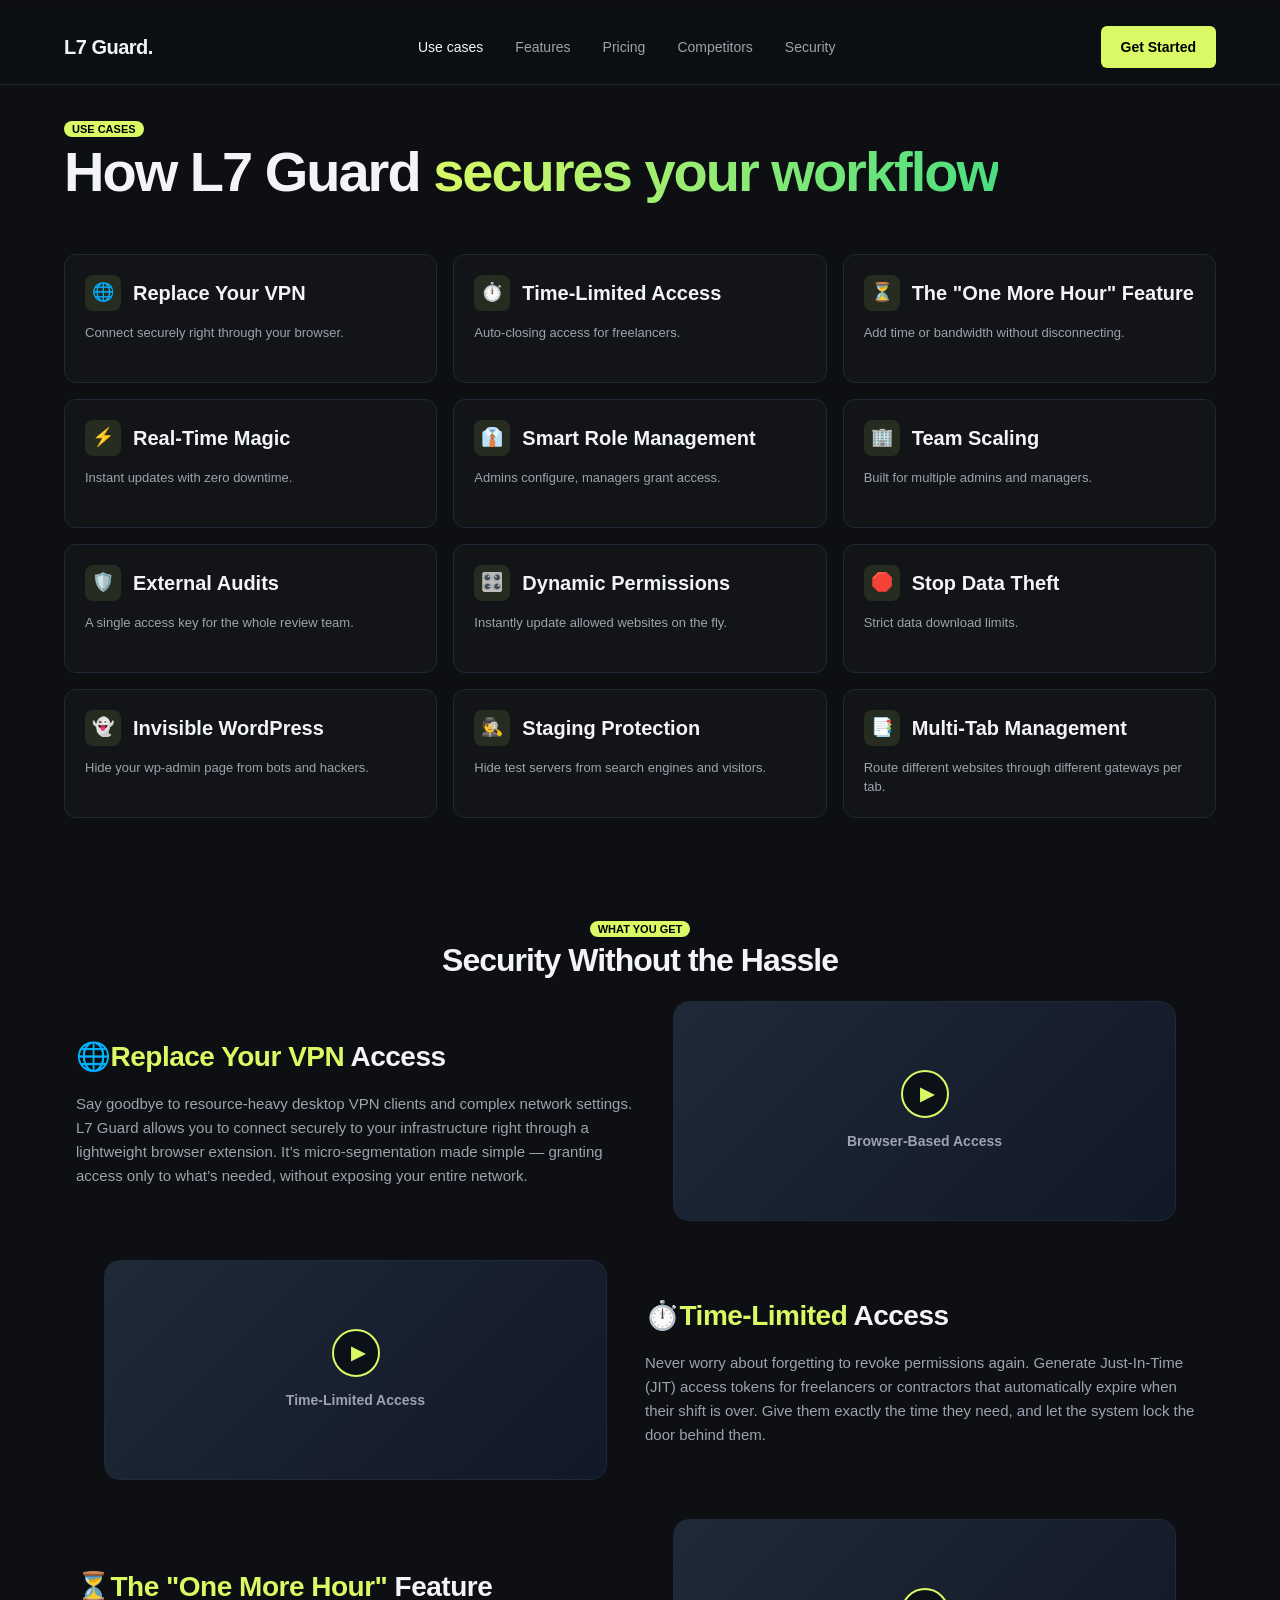
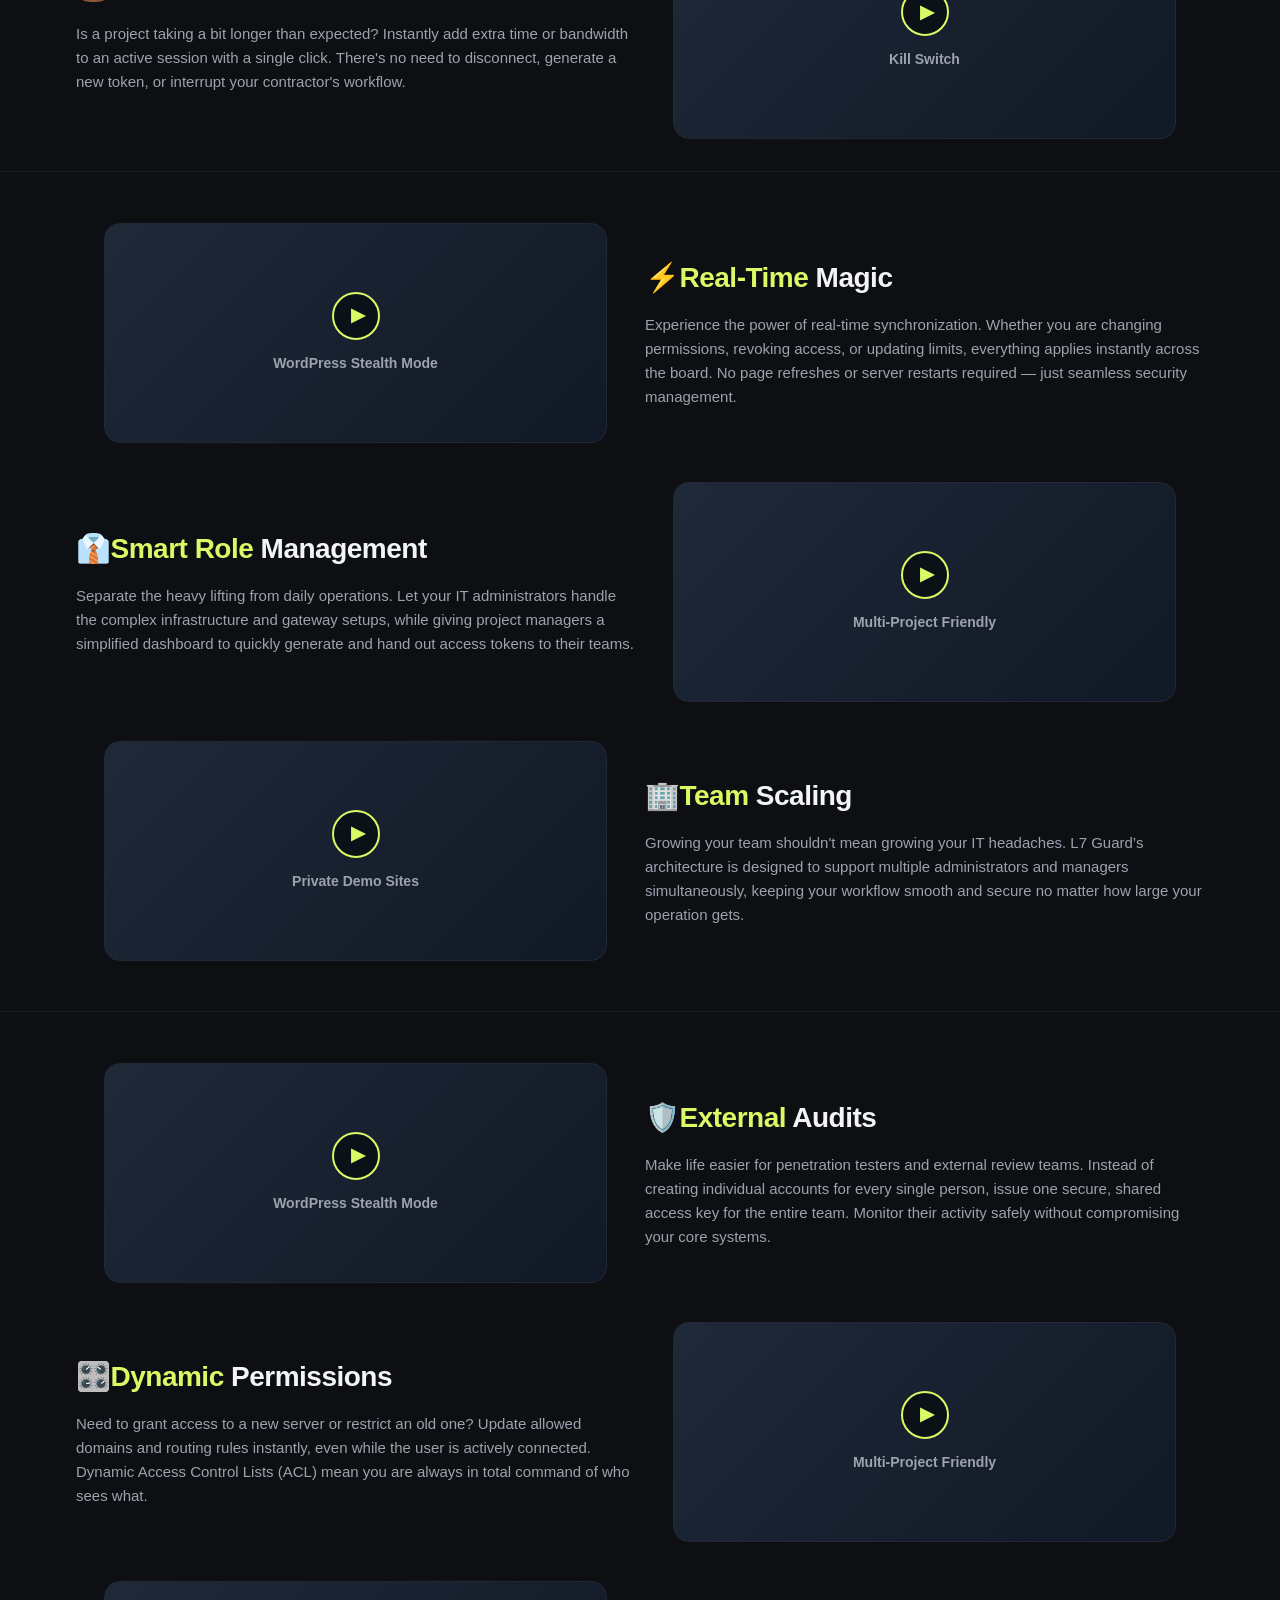
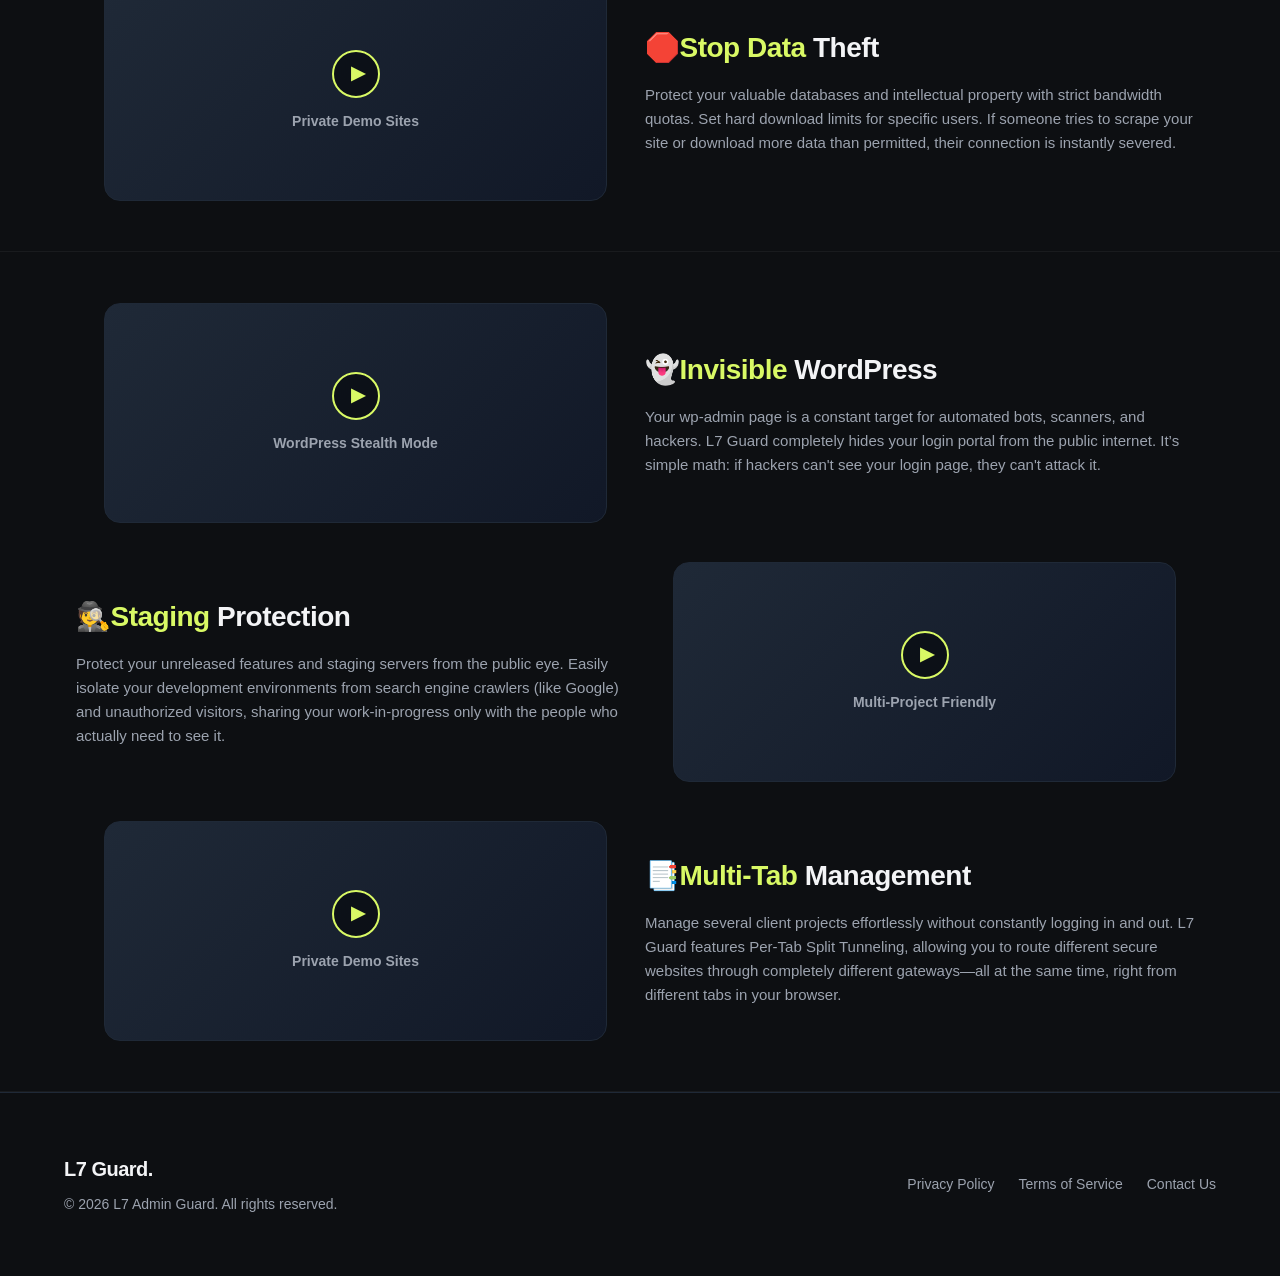
<file: usecases.html>
<!DOCTYPE html>
<html lang="en">
<head>
    <meta charset="UTF-8">
    <meta name="viewport" content="width=device-width, initial-scale=1.0">
    <title>Use Cases - L7 Admin Guard</title>
    <link rel="stylesheet" href="style.css">
    <link rel="stylesheet" href="usecases_style.css">
</head>
<body>

    <header class="navbar">
        <div class="container nav-container">
            <a href="index.html" class="logo">L7 Guard.</a>
            <ul class="nav-links">
                <li><a href="usecases.html" style="color: var(--text-main);">Use cases</a></li>
                <li><a href="features.html">Features</a></li>

                <li><a href="pricing.html">Pricing</a></li>
                <li><a href="competitor.html">Competitors</a></li>
                <li><a href="security.html">Security</a></li>
            </ul>
            <div class="nav-actions">
                <a href="index.html#start" class="btn btn-primary">Get Started</a>
            </div>
        </div>
    </header>

    <main class="main-content">
         
        <section id="hassle-free-v1" class="hassle-free-section">
            <div class="container">
                <span class="badge-tag" >Use Cases</span>
                <h1 class="hero-title" style="font-size: 56px;">
                    How L7 Guard <span class="text-gradient">secures your workflow</span>
                </h1>

                <div class="features-grid compact-grid">
                    
                    <a href="javascript:void(0)" onclick="scrollToAndHighlight('usecase-id-1')" class="feature-card compact-card">
                        <div class="card-header-inline">
                            <div class="card-icon-small">🌐</div>
                            <h3>Replace Your VPN</h3>
                        </div>
                        <div class="card-desc-wrapper">
                            <p class="text-en">Connect securely right through your browser.</p>
                            <p class="text-ru">Get access only to the specific admin panel, not the entire corporate network. No bulky desktop apps required.</p>
                        </div>
                    </a>

                    <a href="javascript:void(0)" onclick="scrollToAndHighlight('usecase-id-2')" class="feature-card compact-card">
                        <div class="card-header-inline">
                            <div class="card-icon-small">⏱️</div>
                            <h3>Time-Limited Access</h3>
                        </div>
                        <div class="card-desc-wrapper">
                            <p class="text-en">Auto-closing access for freelancers.</p>
                            <p class="text-ru">Give contractors access for exactly 4 hours. Once the time is up, it closes automatically. No more forgotten passwords.</p>
                        </div>
                    </a>

                    <a href="javascript:void(0)" onclick="scrollToAndHighlight('usecase-id-3')" class="feature-card compact-card">
                        <div class="card-header-inline">
                            <div class="card-icon-small">⏳</div>
                            <h3>The "One More Hour" Feature</h3>
                        </div>
                        <div class="card-desc-wrapper">
                            <p class="text-en">Add time or bandwidth without disconnecting.</p>
                            <p class="text-ru">Contractor downloading a large database while the limit runs out? Extend time or data limits on the fly. The download won't drop!</p>
                        </div>
                    </a>

                    <a href="javascript:void(0)" onclick="scrollToAndHighlight('usecase-id-4')" class="feature-card compact-card">
                        <div class="card-header-inline">
                            <div class="card-icon-small">⚡</div>
                            <h3>Real-Time Magic</h3>
                        </div>
                        <div class="card-desc-wrapper">
                            <p class="text-en">Instant updates with zero downtime.</p>
                            <p class="text-ru">Change configs, update certificates, and tweak rules without restarting the gateway. No connection drops during updates—almost no one else has this.</p>
                        </div>
                    </a>

                    <a href="javascript:void(0)" onclick="scrollToAndHighlight('usecase-id-5')" class="feature-card compact-card">
                        <div class="card-header-inline">
                            <div class="card-icon-small">👔</div>
                            <h3>Smart Role Management</h3>
                        </div>
                        <div class="card-desc-wrapper">
                            <p class="text-en">Admins configure, managers grant access.</p>
                            <p class="text-ru">Save your DevOps team from routine tasks. The sysadmin sets up the gateway once, and project managers generate tokens for their freelancers themselves.</p>
                        </div>
                    </a>

                    <a href="javascript:void(0)" onclick="scrollToAndHighlight('usecase-id-6')" class="feature-card compact-card">
                        <div class="card-header-inline">
                            <div class="card-icon-small">🏢</div>
                            <h3>Team Scaling</h3>
                        </div>
                        <div class="card-desc-wrapper">
                            <p class="text-en">Built for multiple admins and managers.</p>
                            <p class="text-ru">The system allows several administrators and independent managers to work simultaneously, making it perfect for large agencies.</p>
                        </div>
                    </a>

                    <a href="javascript:void(0)" onclick="scrollToAndHighlight('usecase-id-7')" class="feature-card compact-card">
                        <div class="card-header-inline">
                            <div class="card-icon-small">🛡️</div>
                            <h3>External Audits</h3>
                        </div>
                        <div class="card-desc-wrapper">
                            <p class="text-en">A single access key for the whole review team.</p>
                            <p class="text-ru">No need to create 10 separate accounts. Issue one token for the entire team. Once the audit is done, access closes for everyone at once.</p>
                        </div>
                    </a>

                    <a href="javascript:void(0)" onclick="scrollToAndHighlight('usecase-id-8')" class="feature-card compact-card">
                        <div class="card-header-inline">
                            <div class="card-icon-small">🎛️</div>
                            <h3>Dynamic Permissions</h3>
                        </div>
                        <div class="card-desc-wrapper">
                            <p class="text-en">Instantly update allowed websites on the fly.</p>
                            <p class="text-ru">Need to give a freelancer urgent access to a new tool (like Grafana)? Add the domain to their token, and it works instantly.</p>
                        </div>
                    </a>

                    <a href="javascript:void(0)" onclick="scrollToAndHighlight('usecase-id-9')" class="feature-card compact-card">
                        <div class="card-header-inline">
                            <div class="card-icon-small">🛑</div>
                            <h3>Stop Data Theft</h3>
                        </div>
                        <div class="card-desc-wrapper">
                            <p class="text-en">Strict data download limits.</p>
                            <p class="text-ru">Set a 50 MB limit. If a contractor tries to download a 500 MB database, the gateway will automatically cut the connection.</p>
                        </div>
                    </a>

                    <a href="javascript:void(0)" onclick="scrollToAndHighlight('usecase-id-10')" class="feature-card compact-card">
                        <div class="card-header-inline">
                            <div class="card-icon-small">👻</div>
                            <h3>Invisible WordPress</h3>
                        </div>
                        <div class="card-desc-wrapper">
                            <p class="text-en">Hide your wp-admin page from bots and hackers.</p>
                            <p class="text-ru">Our plugin shows a 404 error to the entire internet. The admin panel only exists for those with a valid token in their browser extension.</p>
                        </div>
                    </a>

                    <a href="javascript:void(0)" onclick="scrollToAndHighlight('usecase-id-11')" class="feature-card compact-card">
                        <div class="card-header-inline">
                            <div class="card-icon-small">🕵️</div>
                            <h3>Staging Protection</h3>
                        </div>
                        <div class="card-desc-wrapper">
                            <p class="text-en">Hide test servers from search engines and visitors.</p>
                            <p class="text-ru">Keep new designs and test servers hidden from competitors before launch. Your team can see the site, but to the internet, it doesn't exist.</p>
                        </div>
                    </a>

                    <a href="javascript:void(0)" onclick="scrollToAndHighlight('usecase-id-12')" class="feature-card compact-card">
                        <div class="card-header-inline">
                            <div class="card-icon-small">📑</div>
                            <h3>Multi-Tab Management</h3>
                        </div>
                        <div class="card-desc-wrapper">
                            <p class="text-en">Route different websites through different gateways per tab.</p>
                            <p class="text-ru">A tab with a German site goes through a gateway in Germany, while a US site uses a US gateway. No VPN switching, no speed loss for other sites.</p>
                        </div>
                    </a>

                </div>
            </div>
        </section>

        <!--Более подробное отображение-->
        <section id="hassle-free-v3-part1" class="v3-section">
            <div >
                
                <div class="center-header" >
                    <span class="badge-tag">What you get</span>
                    <h2 class="section-title" style="font-size: 32px;">Security Without the Hassle</h2>
                </div>
                </div>
            <div class="container" style="margin-top: -50px;">
                <div id="usecase-id-1" class="v3-row">
                    <div class="v3-text">
                        
                        <h3 class="v3-title">🌐<span class="highlight">Replace Your VPN</span> Access</h3>
                        <div class="v3-desc-wrapper">
                            <p class="text-en">Say goodbye to resource-heavy desktop VPN clients and complex network settings. L7 Guard allows you to connect securely to your infrastructure right through a lightweight browser extension. It’s micro-segmentation made simple — granting access only to what’s needed, without exposing your entire network.</p>
                            
                        </div>
                    </div>
                    <div class="v3-visual">
                        <div class="v3-video-placeholder">
                            <span class="play-btn">▶</span>
                            <span>Browser-Based Access</span>
                        </div>
                    </div>
                </div>

                <a id="usecase-id-2" class="v3-row reverse">
                    <div class="v3-text">
                        <h3 class="v3-title">⏱️<span class="highlight">Time-Limited</span> Access</h3>
                        <div class="v3-desc-wrapper">
                            <p class="text-en">Never worry about forgetting to revoke permissions again. Generate Just-In-Time (JIT) access tokens for freelancers or contractors that automatically expire when their shift is over. Give them exactly the time they need, and let the system lock the door behind them.</p>
                            
                        </div>
                    </div>
                    <div class="v3-visual">
                        <div class="v3-video-placeholder">
                            <span class="play-btn">▶</span>
                            <span>Time-Limited Access</span>
                        </div>
                    </div>
                </a>

                <a id="usecase-id-3" class="v3-row">
                    <div class="v3-text">
                        
                        <h3 class="v3-title">⏳<span class="highlight">The "One More Hour"</span> Feature</h3>
                        <div class="v3-desc-wrapper">
                            <p class="text-en">Is a project taking a bit longer than expected? Instantly add extra time or bandwidth to an active session with a single click. There's no need to disconnect, generate a new token, or interrupt your contractor's workflow.</p>
                            
                        </div>
                    </div>
                    <div class="v3-visual">
                        <div class="v3-video-placeholder">
                            <span class="play-btn">▶</span>
                            <span>Kill Switch</span>
                        </div>
                    </div>
                </a>
            </div>
            
        </section>
        <section id="hassle-free-v3-part2" class="v3-section">
            <div class="container">
                
                <a id="usecase-id-4" class="v3-row reverse">
                    <div class="v3-text">
                         
                        <h3 class="v3-title">⚡<span class="highlight">Real-Time</span> Magic</h3>
                        <div class="v3-desc-wrapper">
                            <p class="text-en">Experience the power of real-time synchronization. Whether you are changing permissions, revoking access, or updating limits, everything applies instantly across the board. No page refreshes or server restarts required — just seamless security management.</p>
                            
                        </div>
                    </div>
                    <div class="v3-visual">
                        <div class="v3-video-placeholder">
                            <span class="play-btn">▶</span>
                            <span>WordPress Stealth Mode</span>
                        </div>
                    </div>
                </a>

                <a id="usecase-id-5" class="v3-row">
                    <div class="v3-text">
                        
                        <h3 class="v3-title">👔<span class="highlight">Smart Role </span>Management</h3>
                        <div class="v3-desc-wrapper">
                            <p class="text-en">Separate the heavy lifting from daily operations. Let your IT administrators handle the complex infrastructure and gateway setups, while giving project managers a simplified dashboard to quickly generate and hand out access tokens to their teams.</p>
                            
                        </div>
                    </div>
                    <div class="v3-visual">
                        <div class="v3-video-placeholder">
                            <span class="play-btn">▶</span>
                            <span>Multi-Project Friendly</span>
                        </div>
                    </div>
                </a>

                <a id="usecase-id-6" class="v3-row reverse">
                    <div class="v3-text">
                        
                        <h3 class="v3-title">🏢<span class="highlight">Team </span> Scaling</h3>
                        <div class="v3-desc-wrapper">
                            <p class="text-en">Growing your team shouldn't mean growing your IT headaches. L7 Guard’s architecture is designed to support multiple administrators and managers simultaneously, keeping your workflow smooth and secure no matter how large your operation gets.</p>
                            
                        </div>
                    </div>
                    <div class="v3-visual">
                        <div class="v3-video-placeholder">
                            <span class="play-btn">▶</span>
                            <span>Private Demo Sites</span>
                        </div>
                    </div>
                </a>

            </div>
        </section>
        <section id="hassle-free-v3-part2" class="v3-section">
            <div class="container">
                
                <a id="usecase-id-7" class="v3-row reverse">
                    <div class="v3-text">
                         
                        <h3 class="v3-title">🛡️<span class="highlight">External </span> Audits</h3>
                        <div class="v3-desc-wrapper">
                            <p class="text-en">Make life easier for penetration testers and external review teams. Instead of creating individual accounts for every single person, issue one secure, shared access key for the entire team. Monitor their activity safely without compromising your core systems.</p>
                            
                        </div>
                    </div>
                    <div class="v3-visual">
                        <div class="v3-video-placeholder">
                            <span class="play-btn">▶</span>
                            <span>WordPress Stealth Mode</span>
                        </div>
                    </div>
                </a>

                <a id="usecase-id-8" class="v3-row">
                    <div class="v3-text">
                        
                        <h3 class="v3-title">🎛️<span class="highlight">Dynamic  </span>Permissions</h3>
                        <div class="v3-desc-wrapper">
                            <p class="text-en">Need to grant access to a new server or restrict an old one? Update allowed domains and routing rules instantly, even while the user is actively connected. Dynamic Access Control Lists (ACL) mean you are always in total command of who sees what.</p>
                            
                        </div>
                    </div>
                    <div class="v3-visual">
                        <div class="v3-video-placeholder">
                            <span class="play-btn">▶</span>
                            <span>Multi-Project Friendly</span>
                        </div>
                    </div>
                </a>

                <a id="usecase-id-9" class="v3-row reverse">
                    <div class="v3-text">
                        
                        <h3 class="v3-title">🛑<span class="highlight">Stop Data  </span> Theft</h3>
                        <div class="v3-desc-wrapper">
                            <p class="text-en">Protect your valuable databases and intellectual property with strict bandwidth quotas. Set hard download limits for specific users. If someone tries to scrape your site or download more data than permitted, their connection is instantly severed.</p>
                            
                        </div>
                    </div>
                    <div class="v3-visual">
                        <div class="v3-video-placeholder">
                            <span class="play-btn">▶</span>
                            <span>Private Demo Sites</span>
                        </div>
                    </div>
                </a>

            </div>
        </section>
        <section id="hassle-free-v3-part2" class="v3-section">
            <div class="container">
                
                <a id="usecase-id-10" class="v3-row reverse">
                    <div class="v3-text">
                         
                        <h3 class="v3-title">👻<span class="highlight">Invisible</span>  WordPress</h3>
                        <div class="v3-desc-wrapper">
                            <p class="text-en">Your wp-admin page is a constant target for automated bots, scanners, and hackers. L7 Guard completely hides your login portal from the public internet. It’s simple math: if hackers can't see your login page, they can't attack it.</p>
                            
                        </div>
                    </div>
                    <div class="v3-visual">
                        <div class="v3-video-placeholder">
                            <span class="play-btn">▶</span>
                            <span>WordPress Stealth Mode</span>
                        </div>
                    </div>
                </a>

                <a id="usecase-id-11" class="v3-row">
                    <div class="v3-text">
                        
                        <h3 class="v3-title">🕵️<span class="highlight">Staging </span>Protection </h3>
                        <div class="v3-desc-wrapper">
                            <p class="text-en">Protect your unreleased features and staging servers from the public eye. Easily isolate your development environments from search engine crawlers (like Google) and unauthorized visitors, sharing your work-in-progress only with the people who actually need to see it.</p>
                            
                        </div>
                    </div>
                    <div class="v3-visual">
                        <div class="v3-video-placeholder">
                            <span class="play-btn">▶</span>
                            <span>Multi-Project Friendly</span>
                        </div>
                    </div>
                </a>

                <a id="usecase-id-12" class="v3-row reverse">
                    <div class="v3-text">
                        
                        <h3 class="v3-title">📑<span class="highlight">Multi-Tab </span>Management </h3>
                        <div class="v3-desc-wrapper">
                            <p class="text-en">Manage several client projects effortlessly without constantly logging in and out. L7 Guard features Per-Tab Split Tunneling, allowing you to route different secure websites through completely different gateways—all at the same time, right from different tabs in your browser.</p>
                            
                        </div>
                    </div>
                    <div class="v3-visual">
                        <div class="v3-video-placeholder">
                            <span class="play-btn">▶</span>
                            <span>Private Demo Sites</span>
                        </div>
                    </div>
                </a>

            </div>
        </section>
   

    </main>

    <footer class="footer">
        <div class="container footer-content">
            <div class="footer-left">
                <span class="logo">L7 Guard.</span>
                <p class="copyright">&copy; 2026 L7 Admin Guard. All rights reserved.</p>
            </div>
            <div class="footer-links">
                <a href="#">Privacy Policy</a>
                <a href="#">Terms of Service</a>
                <a href="mailto:contact@l7guard.com">Contact Us</a>
            </div>
        </div>
    </footer>

    <script src="script.js"></script>
</body>
</html>
</file>
<file: style.css>
/* ========================================== */
/* 1. БАЗОВЫЙ СБРОС И ПЕРЕМЕННЫЕ              */
/* ========================================== */

:root {
    --bg-color: #0d0f12;
    --nav-bg: rgba(13, 15, 18, 0.8);
    --text-main: #f3f4f6;
    --text-muted: #9ca3af;
    --accent-color: #d9f965;
    --accent-hover: #bde045;
    --border-color: #1f2937;
}

* {
    margin: 0;
    padding: 0;
    box-sizing: border-box;
}

html {
    /* СТРОГИЙ МАГНИТ: заставляет экран жестко вставать на секцию */
    scroll-snap-type: y mandatory; 
    /*scroll-behavior: smooth;*/
    /* Говорит магниту, что сверху висит шапка (80px), и нужно останавливаться под ней */
    scroll-padding-top: 65px; 
}



body {
    font-family: -apple-system, BlinkMacSystemFont, "Segoe UI", Roboto, Helvetica, Arial, sans-serif;
    background-color: var(--bg-color);
    color: var(--text-main);
    line-height: 1.6;
    overflow-x: hidden;
}

.container {
    max-width: 1200px;
    margin: 0 auto;
    padding: 0 24px;
}

a {
    text-decoration: none;
    color: inherit;
}

/* ========================================== */
/* 2. БАЗОВЫЕ СЕКЦИИ И КНОПКИ                 */
/* ========================================== */
/* Применяем магнитную точку КО ВСЕМ секциям на сайте */
section {
    scroll-snap-align: start;
    /* ЗАПРЕТ ПРОЛЕТА: если крутнуть колесико сильно, он все равно остановится на следующем блоке, а не улетит в подвал */
    scroll-snap-stop: normal; 
}
.main-content section:last-child {
    scroll-snap-stop: always; 
}
.btn {
    display: inline-block;
    padding: 10px 20px;
    border-radius: 6px;
    font-weight: 600;
    font-size: 14px;
    transition: all 0.2s ease;
    cursor: pointer;
}

.btn-primary { background-color: var(--accent-color); color: #000; }
.btn-primary:hover { background-color: var(--accent-hover); transform: translateY(-2px); }
.btn-secondary { background-color: transparent; color: var(--text-main); border: 1px solid var(--border-color); }
.btn-secondary:hover { background-color: rgba(255, 255, 255, 0.05); border-color: var(--text-muted); }
.btn-large { padding: 14px 28px; font-size: 16px; border-radius: 8px; }

/* ========================================== */
/* 3. НАВИГАЦИЯ И ФУТЕР                       */
/* ========================================== */

.navbar {
    position: sticky;
    top: 0;
    width: 100%;
    background-color: var(--nav-bg);
    backdrop-filter: blur(10px);
    border-bottom: 1px solid var(--border-color);
    z-index: 1000;
    padding: 16px 0;
}

.nav-container {
    display: flex;
    justify-content: space-between;
    align-items: center;
}

.logo { font-size: 20px; font-weight: 700; color: var(--text-main); letter-spacing: -0.5px; }
.nav-links { display: flex; list-style: none; gap: 32px; }
.nav-links a { color: var(--text-muted); font-size: 14px; font-weight: 500; transition: color 0.2s; }
.nav-links a:hover { color: var(--text-main); }

.footer {
    scroll-snap-align: end; 
    border-top: 1px solid var(--border-color);
    padding: 60px 0;
    background-color: var(--bg-color);
    position: relative;
    z-index: 10;
}

.footer-content { display: flex; justify-content: space-between; align-items: center; }
.copyright { color: var(--text-muted); font-size: 14px; margin-top: 8px; }
.footer-links { display: flex; gap: 24px; }
.footer-links a { color: var(--text-muted); font-size: 14px; transition: color 0.2s ease; }
.footer-links a:hover { color: var(--text-main); }

/* ========================================== */
/* 4. ГЛАВНЫЙ ЭКРАН (HERO SECTION)            */
/* ========================================== */

.hero-section {
    min-height: calc(100vh - 80px);
    display: flex;
    flex-direction: column;
    justify-content: center; 
    align-items: center;
    text-align: center;
    padding: 40px 0;
}

.hero-container { max-width: 800px; }

.hero-badge {
    display: inline-flex;
    align-items: center;
    gap: 8px;
    background: rgba(255, 255, 255, 0.05);
    border: 1px solid var(--border-color);
    padding: 6px 16px;
    border-radius: 100px;
    font-size: 13px;
    color: var(--text-muted);
    margin-bottom: 32px;
}

.badge-tag {
    background: var(--accent-color);
    color: #000;
    padding: 2px 8px;
    border-radius: 100px;
    font-weight: 700;
    font-size: 11px;
    text-transform: uppercase;
}

.hero-title { font-size: 72px; font-weight: 800; line-height: 1.1; letter-spacing: -2px; margin-bottom: 16px; }
.text-gradient { background: linear-gradient(90deg, #d9f965, #4ade80); -webkit-background-clip: text; -webkit-text-fill-color: transparent; }
.hero-subtitle { font-size: 32px; font-weight: 500; color: var(--text-main); margin-bottom: 32px; }

.hero-desc-wrapper { position: relative; margin-bottom: 48px; min-height: 80px; cursor: help; }
.hero-desc { font-size: 18px; color: var(--text-muted); line-height: 1.6; transition: opacity 0.3s ease; }
.text-en { opacity: 1; position: relative; z-index: 1; color: var(--text-muted); }
.text-ru { position: absolute; top: 0; left: 0; width: 100%; opacity: 0; z-index: 2; pointer-events: none; color: var(--text-main); }
.hero-desc-wrapper:hover .text-en { opacity: 0; }
.hero-desc-wrapper:hover .text-ru { opacity: 1; }

.hero-buttons { display: flex; justify-content: center; gap: 16px; }

/* ========================================== */
/* 5. АНИМАЦИЯ И БАЗОВЫЕ КОМПОНЕНТЫ           */
/* ========================================== */

.center-header { text-align: center; margin-bottom: 60px; }
.section-subtitle { font-size: 20px; color: var(--text-muted); }


/* ========================================== */
/* 6. ГЛАВНЫЙ ЭКРАН (HERO SECTION)            */
/* ========================================== */

.hero-section {
    /* НОВОЕ: Заставляем блок занимать минимум 100% высоты экрана */
    min-height: 100vh; 
    
    /* НОВОЕ: Центрируем контент ровно по середине экрана */
    display: flex;
    flex-direction: column;
    justify-content: center; 
    align-items: center;
    
    text-align: center;
    padding: 80px 0; /* Оставляем защитные отступы, чтобы текст не прилипал к краям на маленьких экранах */
}

.hero-container {
    max-width: 800px; /* Сужаем контейнер текста, чтобы он не был слишком длинным */
}

/* Маленькая плашка "NEW" */
.hero-badge {
    display: inline-flex;
    align-items: center;
    gap: 8px;
    background: rgba(255, 255, 255, 0.05);
    border: 1px solid var(--border-color);
    padding: 6px 16px;
    border-radius: 100px;
    font-size: 13px;
    color: var(--text-muted);
    margin-bottom: 32px;
}

.badge-tag {
    background: var(--accent-color);
    color: #000;
    padding: 2px 8px;
    border-radius: 100px;
    font-weight: 700;
    font-size: 11px;
    text-transform: uppercase;
}

/* Заголовки */
.hero-title {
    font-size: 72px;
    font-weight: 800;
    line-height: 1.1;
    letter-spacing: -2px;
    margin-bottom: 16px;
}

/* Делаем часть текста градиентной (как у ngrok) */
.text-gradient {
    background: linear-gradient(90deg, #d9f965, #4ade80);
    -webkit-background-clip: text;
    -webkit-text-fill-color: transparent;
}

.hero-subtitle {
    font-size: 32px;
    font-weight: 500;
    color: var(--text-main);
    margin-bottom: 32px;
}

/* Блок описания и магия перевода */
.hero-desc-wrapper {
    position: relative;
    margin-bottom: 48px;
    min-height: 80px; /* Чтобы блок не прыгал по высоте при смене текста */
    cursor: help; /* Меняем курсор на знак вопроса, чтобы дать подсказку */
}

.hero-desc {
    font-size: 18px;
    color: var(--text-muted);
    line-height: 1.6;
    transition: opacity 0.3s ease, transform 0.3s ease;
}

/* Английский текст виден по умолчанию */
.text-en {
    opacity: 1;
    position: relative;
    z-index: 1;
}

/* Русский текст скрыт и лежит "поверх" (абсолютное позиционирование) */
.text-ru {
    position: absolute;
    top: 0;
    left: 0;
    width: 100%;
    opacity: 0;
    z-index: 2;
    pointer-events: none;
    color: var(--text-main); /* Делаем перевод чуть светлее для контраста */
}

/* При наведении на весь блок wrapper: скрываем EN, показываем RU */

.hero-desc-wrapper:hover .text-en { opacity: 0; }
.hero-desc-wrapper:hover .text-ru { opacity: 1; }

/* Кнопки */
.hero-buttons {
    display: flex;
    justify-content: center;
    gap: 16px;
}

.btn-large {
    padding: 14px 28px;
    font-size: 16px;
    border-radius: 8px;
}

.btn-secondary {
    background-color: transparent;
    color: var(--text-main);
    border: 1px solid var(--border-color);
}

.btn-secondary:hover {
    background-color: rgba(255, 255, 255, 0.05);
    border-color: var(--text-muted);
}


/* ========================================== */
/* 8. БЛОК С ФИЧАМИ (ОСНОВНЫЕ ЗАДАЧИ)         */
/* ========================================== */

.features-section {
    /* НОВОЕ: Тоже делаем его высотой во весь экран */
    min-height: 100vh; 
    
    /* НОВОЕ: Центрируем по вертикали */
    display: flex;
    align-items: center; 
    
    padding: 80px 0;
}

.features-container {
    display: flex;
    gap: 60px; /* Расстояние между колонкой текста и картинкой */
    align-items: center; /* Центрируем по вертикали */
}

/* Колонки делят пространство 50/50 */
.features-content {
    flex: 1;
}

.features-visual {
    flex: 1;
}

/* Заголовок раздела */
.section-title {
    font-size: 40px;
    font-weight: 700;
    margin-bottom: 40px;
    line-height: 1.2;
    letter-spacing: -1px;
}

/* Список пунктов */
.features-list {
    display: flex;
    flex-direction: column;
    gap: 15px;
}

/* Оформление каждого пункта как ссылки */
.feature-item {
    display: block;
    padding: 10px;
    border-radius: 12px;
    border: 1px solid transparent;
    transition: all 0.3s ease;
    background: transparent;
}

/* Эффект при наведении на пункт (как у Twingate) */
.feature-item:hover {
    background: rgba(255, 255, 255, 0.03);
    border-color: var(--border-color);
    transform: translateX(5px); /* Легкий сдвиг вправо */
}

.feature-item h3 {
    font-size: 20px;
    font-weight: 600;
    color: var(--text-main);
    margin-bottom: 8px;
    transition: color 0.3s ease;
}

.feature-item:hover h3 {
    color: var(--accent-color); /* Заголовок зеленеет при наведении */
}

/* Блок-обертка для перевода в фичах */
.feature-desc-wrapper {
    position: relative;
    min-height: 60px; /* Фиксируем высоту, чтобы пункты не прыгали */
    cursor: help;
}

.feature-desc-wrapper p {
    font-size: 15px;
    line-height: 1.6;
    margin: 0;
    transition: opacity 0.3s ease;
}

.feature-desc-wrapper .text-en {
    color: var(--text-muted);
    opacity: 1;
    position: relative;
    z-index: 1;
}

.feature-desc-wrapper .text-ru {
    color: var(--text-main);
    position: absolute;
    top: 0;
    left: 0;
    width: 100%;
    opacity: 0;
    z-index: 2;
    pointer-events: none;
}

/* Логика перевода при наведении (работает только для наведенного пункта) */
.feature-item:hover .text-en { opacity: 0; }
.feature-item:hover .text-ru { opacity: 1; }

/* Оформление заглушки для картинки */
.image-placeholder {
    width: 100%;
    aspect-ratio: 4 / 3; /* Пропорции картинки */
    background: linear-gradient(145deg, #1f2937, #111827);
    border: 1px dashed #374151;
    border-radius: 16px;
    display: flex;
    justify-content: center;
    align-items: center;
    text-align: center;
    padding: 20px;
}

.placeholder-text {
    color: var(--text-muted);
    font-size: 14px;
}

.placeholder-text span {
    font-size: 32px;
    display: block;
    margin-bottom: 12px;
}


/* ========================================== */
/* 9. БЕЗОПАСНОСТЬ БЕЗ МОРОКИ (ВАРИАНТ 1)     */
/* ========================================== */

.hassle-free-section {
    min-height: calc(100vh - 80px); 
    display: flex;
    flex-direction: column;
    
    /* ВАЖНО 1: Прижимаем контент к верху, а не центрируем по середине экрана */
    justify-content: flex-start; 
    
    /* ВАЖНО 2: Это и есть твой отступ от шапки. Ставь тут 20px, 40px или 60px — сколько понравится! */
    padding-top: 40px; 
    padding-bottom: 40px;
}

/* Центрируем заголовок для этого блока */
.center-header {
    text-align: center;
    margin-bottom: 60px;
}

.section-subtitle {
    font-size: 20px;
    color: var(--text-muted);
}

/* Настраиваем сетку (Grid) */
.features-grid {
    display: grid;
    /* Жестко задаем 3 одинаковые колонки */
    grid-template-columns: repeat(3, 1fr);
    gap: 24px;
}

/* Если экран меньше 900px (планшеты), делаем 2 колонки */
@media (max-width: 900px) {
    .features-grid {
        grid-template-columns: repeat(2, 1fr);
    }
}

/* Если экран меньше 600px (телефоны), делаем 1 колонку */
@media (max-width: 600px) {
    .features-grid {
        grid-template-columns: 1fr;
    }
}

/* Оформление самой карточки */
.feature-card {
    background: rgba(255, 255, 255, 0.02);
    border: 1px solid var(--border-color);
    border-radius: 16px;
    padding: 32px;
    transition: all 0.3s ease;
    display: flex;
    flex-direction: column;
}

/* Эффект при наведении на карточку: граница светлеет, карточка чуть приподнимается */
.feature-card:hover {
    background: rgba(255, 255, 255, 0.04);
    border-color: rgba(255, 255, 255, 0.15);
    transform: translateY(-5px);
}

/* Заглушка под иллюстрацию/иконку */
.card-icon {
    width: 48px;
    height: 48px;
    background: rgba(217, 249, 101, 0.1); /* Легкий оттенок нашего акцентного цвета */
    border-radius: 12px;
    display: flex;
    justify-content: center;
    align-items: center;
    font-size: 24px;
    margin-bottom: 24px;
    color: var(--accent-color);
}

.feature-card h3 {
    font-size: 18px;
    font-weight: 600;
    margin-bottom: 12px;
    color: var(--text-main);
}

/* Обертка для перевода в карточках */
.card-desc-wrapper {
    position: relative;
    flex-grow: 1; /* Чтобы описание занимало все оставшееся место по высоте */
    cursor: help;
}

.card-desc-wrapper p {
    font-size: 14px;
    line-height: 1.6;
    margin: 0;
    transition: opacity 0.3s ease;
}

.card-desc-wrapper .text-en {
    color: var(--text-muted);
    opacity: 1;
    position: relative;
    z-index: 1;
}

.card-desc-wrapper .text-ru {
    color: var(--text-main);
    position: absolute;
    top: 0;
    left: 0;
    width: 100%;
    opacity: 0;
    z-index: 2;
    pointer-events: none;
}

/* Логика перевода: при наведении НА КАРТОЧКУ меняем текст */
.feature-card:hover .text-en { opacity: 0; }
.feature-card:hover .text-ru { opacity: 1; }


/* ========================================== */
/* 10. БЕЗОПАСНОСТЬ БЕЗ МОРОКИ (ВАРИАНТ 2)    */
/* ========================================== */

.hassle-free-v2-section {
    /* Синхронизируем высоту экрана с учетом шапки 60px */
    min-height: calc(100vh - 60px); 
    display: flex;
    flex-direction: column;
    justify-content: center; /* Центрируем контент по вертикали экрана */
    
    /* Даем подушки безопасности сверху и снизу, чтобы блок не прилипал к краям */
    padding-top: 20px; 
    padding-bottom: 60px; 
}

.v2-layout {
    display: flex;
    gap: 40px;
    align-items: stretch;
    
    /* Уменьшаем высоту самого внутреннего блока, чтобы он 100% влез в экран и не касался дна */
    height: 70vh; 
    max-height: 600px; /* Защита для огромных мониторов */
}

.v2-tabs-column {
    position: relative;
    flex: 1;
    display: flex;
    flex-direction: column;
    justify-content: flex-start; 
    gap: 16px; 
    height: 100%; 
    overflow-y: auto; 
    padding-right: 16px; 
    
    /* НОВОЕ: Добавляем подушку снизу, чтобы 6-й пункт при 100% скролла читался идеально целиком */
    padding-bottom: 40px; 
}

/* Красивый кастомный ползунок */
.v2-tabs-column::-webkit-scrollbar {
    width: 4px;
}
.v2-tabs-column::-webkit-scrollbar-track {
    background: transparent;
}
.v2-tabs-column::-webkit-scrollbar-thumb {
    background: rgba(255, 255, 255, 0.15);
    border-radius: 10px;
}

/* Правая колонка: стоит на месте и равна по высоте левой */
.v2-visual-column {
    flex: 1;
    height: 100%;
}

.sticky-visual-container {
    width: 100%;
    height: 100%;
    background: linear-gradient(145deg, #0d0f12, #1a1e24);
    border: 1px solid var(--border-color);
    border-radius: 20px;
    display: flex;
    flex-direction: column;
    align-items: center;
    justify-content: center;
    text-align: center;
    box-shadow: 0 20px 40px rgba(0,0,0,0.5);
    padding: 40px;
}

/* Делаем пункты чуть компактнее, чтобы все 6 влезли на экран */
.v2-tab-item {
    display: flex;
    gap: 16px;
    padding: 16px 20px; /* Уменьшили внутренние отступы */
    border-left: 2px solid var(--border-color);
    cursor: pointer;
    transition: all 0.3s ease;
    opacity: 0.4;
}

.v2-tab-item.active, 
.v2-tab-item:hover {
    opacity: 1;
    background: rgba(255, 255, 255, 0.02);
}

.v2-tab-item.active {
    border-left-color: var(--accent-color);
}

.tab-icon {
    font-size: 20px;
    margin-top: 2px;
}

.v2-tab-item h3 {
    font-size: 18px; /* Чуть уменьшили заголовок */
    font-weight: 600;
    margin-bottom: 8px;
    color: var(--text-main);
}

.tab-desc-wrapper {
    position: relative;
    min-height: 50px; /* Уменьшили высоту под текст */
}

.tab-desc-wrapper p {
    font-size: 14px; /* Уменьшили шрифт текста */
    line-height: 1.5;
    margin: 0;
    transition: opacity 0.3s ease;
}

.tab-desc-wrapper p {
    font-size: 16px;
    line-height: 1.6;
    margin: 0;
    transition: opacity 0.3s ease;
}

.tab-desc-wrapper .text-en {
    color: var(--text-muted);
    opacity: 1;
    position: relative;
    z-index: 1;
}

.tab-desc-wrapper .text-ru {
    color: var(--text-main);
    position: absolute;
    top: 0;
    left: 0;
    width: 100%;
    opacity: 0;
    z-index: 2;
    pointer-events: none;
}

/* Магия перевода при наведении */
.v2-tab-item:hover .text-en { opacity: 0; }
.v2-tab-item:hover .text-ru { opacity: 1; }

/* Оформление заглушки справа */
.sticky-visual-container {
    width: 100%;
    height: 100%;
    background: linear-gradient(145deg, #0d0f12, #1a1e24);
    border: 1px solid var(--border-color);
    border-radius: 20px;
    display: flex;
    align-items: center;
    justify-content: center;
    text-align: center;
    box-shadow: 0 20px 40px rgba(0,0,0,0.5);
    padding: 40px;
}

/* Адаптив для телефонов: убираем sticky, ставим картинку под каждым блоком (или просто прячем картинку) */
@media (max-width: 900px) {
    .v2-layout {
        flex-direction: column;
    }
    .v2-visual-column {
        position: relative;
        top: 0;
        width: 100%;
        height: 300px;
        order: -1; /* Ставим картинку над списком на мобилках */
        margin-bottom: 40px;
    }
    .v2-tabs-column {
        padding-bottom: 0;
    }
}



/* ========================================== */
/* 12. СРАВНЕНИЕ С КОНКУРЕНТАМИ               */
/* ========================================== */

/* Используем те же правила обнуления, что и для других магнитных секций */
.comparison-section {
    min-height: 100vh;
    display: flex;
    flex-direction: column;
    justify-content: center;
    
    /* ВАЖНО: Возвращаем защитные отступы */
    padding-top: 30px; /* Защищает зеленый бейдж от наложения хедера */
    padding-bottom: 120px; /* Создает красивую дистанцию между кнопкой и футером */
}

.comp-table-wrapper {
    background: rgba(255, 255, 255, 0.02);
    border: 1px solid var(--border-color);
    border-radius: 16px;
    overflow: hidden; /* Чтобы углы таблицы не вылезали за рамку */
}

/* Делаем сетку: 1-я колонка (20%), 2-я колонка (40%), 3-я колонка (40%) */
.comp-row {
    display: grid;
    grid-template-columns: 1fr 1.5fr 1.5fr;
    border-bottom: 1px solid var(--border-color);
    transition: background-color 0.2s ease;
}

.comp-row:last-child {
    border-bottom: none;
}

.comp-row:hover {
    background-color: rgba(255, 255, 255, 0.04);
}

.comp-col {
    padding: 16px 20px; /* Компактные отступы, чтобы таблица влезла в 100vh */
    font-size: 14px;
    line-height: 1.5;
    color: var(--text-muted);
    display: flex;
    align-items: flex-start;
    gap: 12px;
}

/* Шапка таблицы */
.comp-header {
    background: rgba(0, 0, 0, 0.3);
    font-weight: 700;
    text-transform: uppercase;
    font-size: 12px;
    letter-spacing: 0.5px;
}

.comp-header .comp-col {
    color: var(--text-main);
    align-items: center;
}

/* Выделение колонки с вашим продуктом (L7 Guard) */
.l7-col {
    background: rgba(217, 249, 101, 0.05); /* Легкая заливка акцентным цветом */
    color: var(--text-main);
    font-weight: 500;
    border-left: 1px solid rgba(217, 249, 101, 0.1);
    border-right: 1px solid rgba(217, 249, 101, 0.1);
}

/* Иконки крестика и галочки */
.icon-cross {
    color: #ef4444; /* Красный цвет для VPN */
    font-weight: bold;
    font-size: 16px;
    margin-top: -2px;
}

.icon-check {
    color: var(--accent-color); /* Ваш фирменный зеленый для L7 Guard */
    font-weight: bold;
    font-size: 16px;
    margin-top: -2px;
}

/* Адаптивность для мобильных телефонов (превращаем таблицу в карточки) */
@media (max-width: 900px) {
    .comp-row {
        grid-template-columns: 1fr;
        border-bottom: 2px solid var(--border-color);
        padding: 16px 0;
    }
    .comp-header {
        display: none; /* Прячем шапку на мобилках */
    }
    .comp-col {
        padding: 8px 16px;
    }
    .feature-col {
        font-weight: 700;
        color: var(--text-main);
        font-size: 16px;
        padding-bottom: 12px;
    }
    .l7-col {
        border: none;
        background: transparent;
    }
}


/* ========================================== */
/* ВРЕМЕННАЯ БЛОКИРОВКА ПЕРЕВОДА (ТОЛЬКО EN)  */
/* ========================================== */

.text-en {
    opacity: 1 !important; /* Принудительно держим английский видимым */
}

.text-ru {
    display: none !important; /* Полностью удаляем русский из отображения */
}
</file>
<file: competitors.css>
/* ========================================== */
/* СТИЛИ ДЛЯ МАТРИЦЫ КОНКУРЕНТОВ              */
/* ========================================== */

.matrix-wrapper {
    background: #0d0f12; /* Темный фон таблицы */
    border: 1px solid var(--border-color);
    border-radius: 16px;
    overflow-x: auto; /* ВАЖНО: включает горизонтальный скролл на мобилках */
    box-shadow: 0 20px 40px rgba(0,0,0,0.3);
}

/* Скрываем системный ползунок скролла для красоты */
.matrix-wrapper::-webkit-scrollbar {
    height: 8px;
}
.matrix-wrapper::-webkit-scrollbar-track {
    background: #1a202c;
    border-radius: 0 0 16px 16px;
}
.matrix-wrapper::-webkit-scrollbar-thumb {
    background: #4a5568;
    border-radius: 8px;
}

.competitor-matrix {
    width: 100%;
    min-width: 1000px; /* Таблица не будет сжиматься меньше этого значения */
    border-collapse: collapse;
    text-align: center;
}

.competitor-matrix th,
.competitor-matrix td {
    padding: 16px 20px;
    border-bottom: 1px solid var(--border-color);
    border-right: 1px solid rgba(255, 255, 255, 0.05);
    font-size: 14px;
    color: var(--text-muted);
    vertical-align: middle;
}

.competitor-matrix th:last-child,
.competitor-matrix td:last-child {
    border-right: none;
}

/* ШАПКА ТАБЛИЦЫ */
.competitor-matrix thead th {
    background: #13171f;
    font-weight: 600;
    color: var(--text-main);
    padding: 24px 20px;
    font-size: 15px;
    text-transform: uppercase;
    letter-spacing: 0.5px;
}

/* СТРОКИ-КАТЕГОРИИ (Разделители) */
.category-row td {
    background: #1a202c;
    color: var(--text-main);
    font-weight: 700;
    text-transform: uppercase;
    font-size: 13px;
    letter-spacing: 1px;
    text-align: left;
    padding: 12px 20px;
}

/* ЗАЛИПАЮЩАЯ ПЕРВАЯ КОЛОНКА */
/* Когда юзер скроллит таблицу вправо, первая колонка остается на месте */
.col-feature.sticky-col {
    position: sticky;
    left: 0;
    text-align: left;
    background: #0d0f12; /* Цвет фона должен совпадать с таблицей */
    z-index: 2; /* Чтобы она была поверх других ячеек при скролле */
    font-weight: 500;
    color: var(--text-main);
    max-width: 300px; /* Ограничиваем ширину длинного текста */
}

/* ПОДСВЕТКА НАШЕГО ПРОДУКТА (L7 Guard) */
.col-l7.highlight-col {
    background: rgba(217, 249, 101, 0.05); /* Легкий зеленый акцент */
    font-weight: bold;
    color: var(--text-main);
    border-left: 2px solid rgba(217, 249, 101, 0.3);
    border-right: 2px solid rgba(217, 249, 101, 0.3);
}

.competitor-matrix thead .col-l7.highlight-col {
    background: rgba(217, 249, 101, 0.1);
    color: var(--accent-color);
    border-top: 2px solid var(--accent-color);
    font-size: 18px;
    font-weight: 800;
}

/* ИКОНКИ ДА/НЕТ/ЧАСТИЧНО */
.icon-yes {
    display: inline-flex;
    justify-content: center;
    align-items: center;
    width: 28px;
    height: 28px;
    background: rgba(217, 249, 101, 0.1);
    color: var(--accent-color);
    border-radius: 50%;
    font-weight: 800;
    font-size: 16px;
}

.icon-no {
    color: #ef4444; /* Красный */
    font-weight: 800;
    font-size: 16px;
    opacity: 0.5; /* Делаем крестики менее навязчивыми */
}

.icon-partial {
    color: #eab308; /* Желтый */
    font-weight: 800;
    font-size: 18px;
}

/* Анимация при наведении на строку */
.competitor-matrix tbody tr:not(.category-row):not(.summary-row):hover td {
    background-color: rgba(255, 255, 255, 0.03);
}

/* ИТОГОВАЯ СТРОКА */
.summary-row td {
    border-top: 2px solid var(--border-color);
    background: #13171f;
    font-size: 16px;
    font-weight: bold;
    padding: 24px 20px;
}

/* ========================================== */
/* СТИЛИ ДЛЯ СТРАНИЦЫ КОНКУРЕНТОВ             */
/* ========================================== */

/* Делаем так, чтобы весь контент страницы занимал ровно 1 экран (100vh) */
.competitors-combined-section {
    height: 100vh;
    padding-top: 30px; /* Отступ под шапку сайта */
    padding-bottom: 40px;
    display: flex;
    flex-direction: column;
    overflow: hidden; /* Запрещаем скроллиться всей странице */
}

.combined-container {
    display: flex;
    flex-direction: column;
    height: 100%;
}

.comp-header-text {
    text-align: center;
    margin-bottom: 24px;
    flex-shrink: 0; /* Запрещаем тексту сплющиваться */
}

.comp-header-text .hero-title {
    font-size: 42px; /* Чуть уменьшили заголовок, чтобы дать место таблице */
    margin: 1px 0;
}

.comp-header-text .section-subtitle {
    font-size: 16px;
    margin: 0 auto;
    max-width: 600px;
}

/* ========================================== */
/* ОБОЛОЧКА ТАБЛИЦЫ (ВНУТРЕННИЙ СКРОЛЛ)       */
/* ========================================== */

.matrix-wrapper {
    flex-grow: 1; /* Забирает всё оставшееся место по высоте */
    min-height: 0; /* Обязательно для работы внутреннего скролла */
    background: #0d0f12; 
    border: 1px solid var(--border-color);
    border-radius: 16px;
    
    /* ВКЛЮЧАЕМ ДВОЙНОЙ СКРОЛЛ */
    overflow-x: auto; /* Горизонтальный скролл на телефонах */
    overflow-y: auto; /* Вертикальный скролл для самой таблицы */
    
    /* ВКЛЮЧАЕМ МАГНИТНОСТЬ ВНУТРИ ТАБЛИЦЫ */
    scroll-snap-type: y mandatory;
    scroll-behavior: smooth;
    
    box-shadow: 0 20px 40px rgba(0,0,0,0.3);
}

/* Примагничиваем строки-разделители категорий к верху таблицы */
.category-row {
    scroll-snap-align: start;
    scroll-margin-top: 68px; /* Отступаем размер "липкой" шапки таблицы, чтобы она не перекрыла заголовок */
}

/* Делаем шапку таблицы "липкой" по вертикали */
.competitor-matrix thead th {
    position: sticky;
    top: 0;
    z-index: 10;
    background: #13171f;
    font-weight: 600;
    color: var(--text-main);
    padding: 24px 20px;
    font-size: 15px;
    text-transform: uppercase;
    letter-spacing: 0.5px;
    box-shadow: 0 2px 10px rgba(0,0,0,0.5); /* Тень под шапкой при скролле */
}

/* Пересечение двух "липких" осей (левый верхний угол) */
.competitor-matrix thead th.col-feature {
    z-index: 12;
    left: 0;
}

/* ========================================== */
/* ИНТЕРАКТИВНАЯ ПОДСВЕТКА                    */
/* ========================================== */

/* Делаем шапки колонок кликабельными (курсор в виде пальца) */
.clickable-col {
    cursor: pointer;
    transition: background-color 0.2s ease, color 0.2s ease;
}

.clickable-col:hover {
    background: rgba(255, 255, 255, 0.05);
}

/* Класс, который JS будет добавлять нужной колонке */
.highlight-col {
    background: rgba(217, 249, 101, 0.05);
    font-weight: bold;
    color: var(--text-main);
    border-left: 2px solid rgba(217, 249, 101, 0.3);
    border-right: 2px solid rgba(217, 249, 101, 0.3);
    transition: all 0.3s ease; /* Плавное перетекание подсветки */
}

.competitor-matrix thead .highlight-col {
    background: rgba(9, 15, 4, 0.658);
    color: var(--accent-color);
    border-top: 2px solid var(--accent-color);
    font-size: 18px;
    font-weight: 800;
}

/* ОСТАНОВКА 1: Заголовок */
        .comp-title-stop {
            padding-top: 40px; 
            padding-bottom: 20px;
            text-align: center;
        }

        /* ОСТАНОВКА 2: Полноэкранная таблица */
        .comp-table-stop {
            height: calc(100vh - 80px); /* 100% высоты экрана минус шапка (80px) */
            width: 100%;
            display: flex;
            flex-direction: column;
        }

        /* Контейнер таблицы, который будет скроллиться внутри себя */
        .matrix-wrapper {
            flex: 1;
            overflow-y: auto; /* Включаем внутренний скролл */
            padding-bottom: 40px;
        }

        /* Красивый скроллбар для таблицы */
        .matrix-wrapper::-webkit-scrollbar { width: 6px; }
        .matrix-wrapper::-webkit-scrollbar-track { background: transparent; }
        .matrix-wrapper::-webkit-scrollbar-thumb { background: var(--accent-color); border-radius: 10px; }
</file>
<file: pricing.css>
/* ========================================== */
/* ПОЛНОЭКРАННАЯ СЕКЦИЯ ПРАЙСИНГА             */
/* ========================================== */

.pricing-fullscreen-section {
    height: 100vh; /* Строго 1 экран */
    display: flex;
    align-items: center; /* Центрируем всё по вертикали */
    padding-top: 1px; /* Отступ под шапку сайта */
    padding-bottom: 40px;
    overflow: hidden; /* Отключаем скролл на странице */
}

.pricing-flex-container {
    display: flex;
    flex-direction: column;
    justify-content: center;
    height: 100%;
}

.pricing-header-compact {
    text-align: center;
    margin-bottom: 30px; /* Уменьшили отступ от заголовка до карточек */
}

.pricing-header-compact .hero-title {
    font-size: 42px; /* Чуть уменьшили заголовок, чтобы освободить место */
    margin: 12px 0 16px;
}

/* ========================================== */
/* ПЕРЕКЛЮЧАТЕЛЬ ВАЛЮТ                        */
/* ========================================== */

.currency-toggle-wrapper {
    display: flex;
    justify-content: center;
}

.currency-toggle {
    display: inline-flex;
    background: #1a202c;
    border: 1px solid var(--border-color);
    border-radius: 8px;
    padding: 4px;
}

.currency-btn {
    background: transparent;
    border: none;
    color: var(--text-muted);
    padding: 6px 16px; /* Чуть компактнее кнопки */
    border-radius: 6px;
    font-size: 14px;
    font-weight: 600;
    cursor: pointer;
    transition: all 0.2s ease;
}

.currency-btn:hover {
    color: var(--text-main);
}

.currency-btn.active {
    background: var(--accent-color);
    color: #000;
    box-shadow: 0 2px 8px rgba(217, 249, 101, 0.3);
}

/* ========================================== */
/* СЕТКА ТАРИФОВ И КОМПАКТНЫЕ КАРТОЧКИ        */
/* ========================================== */

.pricing-grid {
    display: grid;
    grid-template-columns: repeat(3, 1fr);
    gap: 24px; /* Чуть увеличили отступ, чтобы карточки не слипались */
    align-items: center;
}

/* 1. БАЗОВАЯ КАРТОЧКА (Боковые) */
.pricing-card {
    /* Делаем плотный темный фон с легким градиентом, чтобы выделить форму */
    background: linear-gradient(180deg, #151a23 0%, #0d1015 100%);
    border: 1px solid rgba(255, 255, 255, 0.08); /* Четкая, но тонкая граница */
    border-radius: 24px; /* Более мягкие углы */
    position: relative;
    transition: transform 0.3s ease, border-color 0.3s ease, box-shadow 0.3s ease;
    box-shadow: 0 10px 30px rgba(0, 0, 0, 0.5); /* Тень, отрывающая карточку от фона сайта */
}

/* Эффект при наведении на боковые карточки */
.pricing-card:hover {
    border-color: rgba(255, 255, 255, 0.2);
    transform: translateY(-5px);
    box-shadow: 0 15px 40px rgba(0, 0, 0, 0.6);
}

/* 2. ВЫДЕЛЕННАЯ КАРТОЧКА (Средняя - PRO) */
.popular-card {
    /* Делаем её контрастно-серой (графитовой), чтобы она резко выделялась */
    background: linear-gradient(180deg, #222b38 0%, #151a23 100%);
    border: 2px solid var(--accent-color); /* Толстая неоновая рамка */
    z-index: 2; /* Поверх остальных */
    
    /* Добавляем зеленое неоновое свечение вокруг карточки */
    box-shadow: 0 0 40px rgba(217, 249, 101, 0.15), 
                0 20px 40px rgba(0, 0, 0, 0.6);
}

.popular-card:hover {
    transform: translateY(-5px) scale(1.02); /* При наведении чуть увеличивается */
    box-shadow: 0 0 50px rgba(217, 249, 101, 0.25), 
                0 20px 40px rgba(0, 0, 0, 0.6);
}

/* Бейдж над средней карточкой */
.popular-badge {
    position: absolute;
    top: -14px;
    left: 50%;
    transform: translateX(-50%);
    background: var(--accent-color);
    color: #000;
    padding: 6px 20px;
    border-radius: 20px;
    font-size: 12px;
    font-weight: 800;
    text-transform: uppercase;
    letter-spacing: 1px;
    white-space: nowrap;
    box-shadow: 0 4px 10px rgba(217, 249, 101, 0.3);
}

/* Внутренние отступы для компактности */
.pricing-card.compact-card {
    padding: 32px 24px;
}

.popular-card.compact-card {
    padding: 44px 28px; /* Средняя карточка физически выше и шире за счет внутренних отступов */
}

/* ========================================== */
/* ВНУТРЕННОСТИ КАРТОЧКИ                      */
/* ========================================== */

.card-header { margin-bottom: 24px; text-align: center; }
.card-header h3 { font-size: 24px; margin-bottom: 6px; color: var(--text-main); }
.card-header p { min-height: 40px; margin: 0; color: var(--text-muted); font-size: 14px; }

.card-price { margin-bottom: 28px; text-align: center; }
.currency-symbol { font-size: 24px; color: var(--text-main); vertical-align: top; margin-right: 4px; }
.price-amount { font-size: 52px; font-weight: 800; color: var(--text-main); line-height: 1; }
.billing-period { color: var(--text-muted); font-size: 16px; margin-left: 2px; }

/* Список фичей */
.pricing-features { 
    list-style: none; 
    padding: 0; 
    margin: 0 0 32px 0; 
    flex-grow: 1; 
}

.pricing-features li { 
    margin-bottom: 14px; 
    font-size: 14px; 
    padding-left: 30px; 
    position: relative; 
    line-height: 1.4; 
}

/* Галочки для включенных фичей */
.pricing-features li.included { color: var(--text-main); }
.pricing-features li.included::before {
    content: "✓";
    position: absolute;
    left: 0;
    top: 0;
    color: var(--accent-color);
    font-weight: 900;
    font-size: 16px;
}

/* Крестики для невключенных фичей */
.pricing-features li.not-included { color: #64748b; text-decoration: line-through; }
.pricing-features li.not-included::before {
    content: "✕";
    position: absolute;
    left: 0;
    top: 2px;
    color: #64748b;
    font-weight: normal;
    font-size: 12px;
    text-decoration: none; 
}

.full-width { width: 100%; text-align: center; }
</file>
<file: security.css>
/* ========================================== */
/* СТИЛИ ДЛЯ СТРАНИЦЫ SECURITY                */
/* ========================================== */

.sec-row { display: flex; align-items: center; gap: 80px; margin-bottom: 100px; }
.sec-row:last-child { margin-bottom: 0; }
.sec-row.reverse { flex-direction: row-reverse; }

.sec-text { flex: 1; }
.sec-label { display: inline-block; color: var(--accent-color); font-size: 13px; font-weight: 700; text-transform: uppercase; letter-spacing: 2px; margin-bottom: 16px; }
.sec-title { font-size: 36px; font-weight: 700; color: var(--text-main); margin-bottom: 20px; line-height: 1.2; }
.sec-text p { color: var(--text-muted); font-size: 16px; line-height: 1.6; margin-bottom: 24px; }

.sec-list { list-style: none; padding: 0; display: flex; flex-direction: column; gap: 12px; }
.sec-list li { font-size: 15px; color: var(--text-muted); padding-left: 20px; position: relative; line-height: 1.5; }
.sec-list li::before { content: "→"; position: absolute; left: 0; top: 0; color: var(--accent-color); font-weight: bold; }
.sec-list li strong { color: var(--text-main); }

.sec-visual { flex: 1; display: flex; justify-content: center; align-items: center; }

/* Общий контейнер для схем */
.tech-diagram {
    width: 100%;
    aspect-ratio: 4 / 3;
    background: linear-gradient(145deg, #0d0f12, #13171f);
    border: 1px solid var(--border-color);
    border-radius: 16px;
    display: flex; flex-direction: column; justify-content: center; align-items: center;
    box-shadow: inset 0 0 40px rgba(0,0,0,0.5);
    padding: 30px; position: relative; overflow: hidden;
}

.tech-diagram::before {
    content: ""; position: absolute; width: 200%; height: 200%;
    background-image: linear-gradient(rgba(255,255,255,0.03) 1px, transparent 1px), linear-gradient(90deg, rgba(255,255,255,0.03) 1px, transparent 1px);
    background-size: 20px 20px; z-index: 0;
}
.tech-diagram > * { z-index: 1; }

/* Элементы схем */
.node { padding: 12px 24px; background: #1a202c; border: 1px solid #4a5568; border-radius: 8px; color: var(--text-main); font-family: monospace; font-size: 14px; }
.data-line { width: 2px; height: 60px; background: repeating-linear-gradient(to bottom, #4a5568, #4a5568 4px, transparent 4px, transparent 8px); position: relative; display: flex; justify-content: center; align-items: center; }
.data-line span { background: #0d0f12; padding: 4px 8px; color: #ef4444; font-size: 11px; text-transform: uppercase; font-weight: bold; border: 1px solid #ef4444; border-radius: 4px; white-space: nowrap; }

.encryption-box { text-align: center; background: rgba(217, 249, 101, 0.05); border: 1px solid rgba(217, 249, 101, 0.2); padding: 30px; border-radius: 12px; }
.lock-icon { font-size: 40px; margin-bottom: 16px; animation: pulseLock 2s infinite; }
.cipher-text { color: var(--accent-color); font-family: monospace; font-size: 14px; letter-spacing: 1px; }
.cipher-bar { margin-top: 16px; height: 4px; width: 100%; background: var(--accent-color); border-radius: 2px; box-shadow: 0 0 10px var(--accent-color); }
@keyframes pulseLock { 0% { transform: scale(1); opacity: 0.8; } 50% { transform: scale(1.1); opacity: 1; } 100% { transform: scale(1); opacity: 0.8; } }

.acl-rules { width: 100%; display: flex; flex-direction: column; gap: 12px; }
.rule { background: #111827; border: 1px solid #374151; padding: 16px; border-radius: 8px; font-family: monospace; font-size: 13px; color: #9ca3af; display: flex; justify-content: space-between; align-items: center; }
.badge { padding: 4px 8px; border-radius: 4px; font-size: 11px; font-weight: bold; }
.badge.green { background: rgba(34, 197, 94, 0.2); color: #4ade80; border: 1px solid #22c55e; }
.badge.red { background: rgba(239, 68, 68, 0.2); color: #f87171; border: 1px solid #ef4444; }

/* Столпы и Bug Bounty */
.security-hero-section { min-height: calc(100vh - 80px); display: flex; align-items: center; padding: 40px 0; }
.sec-intro-text { text-align: center; margin-bottom: 60px; }

.pillars-grid { display: grid; grid-template-columns: repeat(3, 1fr); gap: 24px; border-top: 1px solid rgba(255, 255, 255, 0.05); padding-top: 60px; }
.pillar-card { background: rgba(255, 255, 255, 0.02); border: 1px solid var(--border-color); border-radius: 16px; padding: 24px; text-align: center; transition: transform 0.3s ease; }
.pillar-card:hover { transform: translateY(-5px); background: rgba(255, 255, 255, 0.04); }
.pillar-icon { font-size: 28px; margin-bottom: 16px; opacity: 0.9; }
.pillar-card h3 { font-size: 18px; color: var(--text-main); margin-bottom: 12px; }
.pillar-card p { font-size: 14px; color: var(--text-muted); line-height: 1.5; margin: 0; }

.bug-bounty-section { min-height: 100vh; display: flex; align-items: center; justify-content: center; padding: 0; }
.bounty-container { display: flex; justify-content: center; width: 100%; }
.bounty-box { background: rgba(255, 255, 255, 0.02); border: 1px solid var(--border-color); padding: 80px 40px; border-radius: 24px; max-width: 800px; width: 100%; text-align: center; box-shadow: 0 20px 40px rgba(0, 0, 0, 0.2); }

@media (max-width: 900px) {
    .sec-row, .sec-row.reverse { flex-direction: column; gap: 40px; text-align: center; }
    .sec-list li { text-align: left; }
    .pillars-grid { grid-template-columns: 1fr; }
}
</file>
<file: usecases_style.css>
/* ========================================== */
/* 1. БАЗОВЫЕ СЕКЦИИ И ЗАГОЛОВКИ              */
/* ========================================== */

.hassle-free-section {
    min-height: calc(100vh - 80px); 
    display: flex;
    flex-direction: column;
    justify-content: flex-start; /* Прижимаем контент к верху */
    padding: 40px 0; 
}

.center-header {
    text-align: center;
    margin-bottom: 60px;
}

.section-subtitle {
    font-size: 20px;
    color: var(--text-muted);
}

/* ========================================== */
/* 2. СЕТКИ (GRIDS)                           */
/* ========================================== */

.features-grid {
    display: grid;
    grid-template-columns: repeat(3, 1fr);
    gap: 24px;
}

.compact-grid {
    padding-top: 35px;
    display: grid;
    grid-template-columns: repeat(3, 1fr);
    gap: 16px; 
}

/* ========================================== */
/* 3. КАРТОЧКИ (CARDS)                        */
/* ========================================== */

/* Общие стили для обеих карточек */
.feature-card, 
.compact-card {
    background: rgba(255, 255, 255, 0.02);
    border: 1px solid var(--border-color);
    transition: all 0.3s ease;
    display: flex;
    flex-direction: column;
}

/* Индивидуальные стили */
.feature-card {
    border-radius: 16px;
    padding: 32px;
}

.compact-card {
    border-radius: 12px;
    padding: 20px; 
    gap: 12px;
}

/* Эффекты при наведении */
.feature-card:hover {
    background: rgba(255, 255, 255, 0.04);
    border-color: rgba(255, 255, 255, 0.15);
    transform: translateY(-5px);
}

.compact-card:hover {
    background: rgba(255, 255, 255, 0.04);
    border-color: rgba(255, 255, 255, 0.15);
    transform: translateY(-3px); 
}

/* ========================================== */
/* 4. ИКОНКИ И ВНУТРЕННОСТИ КАРТОЧЕК          */
/* ========================================== */

.card-icon {
    width: 48px;
    height: 48px;
    background: rgba(217, 249, 101, 0.1); 
    border-radius: 12px;
    display: flex;
    justify-content: center;
    align-items: center;
    font-size: 24px;
    margin-bottom: 24px;
    color: var(--accent-color);
}

.card-icon-small {
    width: 36px;
    height: 36px;
    background: rgba(217, 249, 101, 0.1);
    border-radius: 8px;
    display: flex;
    justify-content: center;
    align-items: center;
    font-size: 18px;
    color: var(--accent-color);
    flex-shrink: 0; 
}

/* Заголовки в карточках */
.feature-card h3 {
    font-size: 18px;
    font-weight: 600;
    margin-bottom: 12px;
    color: var(--text-main);
}

.card-header-inline {
    display: flex;
    align-items: center; 
    gap: 12px; 
}

.card-header-inline h3 {
    font-size: 20px; 
    font-weight: 600;
    margin: 0; 
    color: var(--text-main);
    line-height: 1.3;
}

/* ========================================== */
/* ДИНАМИЧЕСКИЕ КАРТОЧКИ (МЕНЯЮТ ВЫСОТУ)      */
/* ========================================== */

/* 1. Отвязываем карточки друг от друга по высоте */
.compact-grid {
    align-items: start; /* Теперь каждая карточка занимает ровно столько места, сколько в ней текста */
}

/* 2. Настраиваем обертку */
.compact-card .card-desc-wrapper {
    position: relative;
    flex-grow: 1;
    cursor: help;
    display: block;
    
    /* НОВОЕ: Резервируем место ровно под 2 строки (13px * 1.5 * 2) */
    min-height: 39px; 
}

.compact-card .card-desc-wrapper p {
    font-size: 16px;
    line-height: 1.5;
    margin: 0;
    transition: opacity 0.3s ease;
    width: 100%;
    top: 0;
    left: 0;
}

/* 3. СОСТОЯНИЕ ПО УМОЛЧАНИЮ (Английский диктует высоту) */
.compact-card .card-desc-wrapper .text-en {
    position: relative !important; /* Задает физическую высоту блоку */
    opacity: 1 !important;
    color: var(--text-muted);
    z-index: 1;
}

.compact-card .card-desc-wrapper .text-ru {
    position: absolute !important; /* Вырван из пространства, не влияет на высоту */
    opacity: 0 !important;
    color: var(--text-main);
    z-index: 2;
    pointer-events: none;
}

/* 4. МАГИЯ ПРИ НАВЕДЕНИИ (Русский диктует высоту) */
.compact-card:hover .card-desc-wrapper .text-en {
    position: absolute !important; /* Прячем английский из физического пространства */
    opacity: 0 !important;
}

.compact-card:hover .card-desc-wrapper .text-ru {
    position: relative !important; /* Теперь русский задает высоту, и карточка раздвигается! */
    opacity: 1 !important;
}

/* ========================================== */
/* 5. БЕЗОПАСНОСТЬ БЕЗ МОРОКИ (ВАРИАНТ 3 - ЗИГЗАГ) */
/* ========================================== */

.v3-section {
    min-height: calc(100vh - 60px); 
    scroll-snap-align: start;
    display: flex;
    flex-direction: column;
    justify-content: center;
    padding: 20px 0; 
    border-bottom: 1px solid rgba(255, 255, 255, 0.05);
}

.v3-row {
    display: flex;
    align-items: center;
    gap: 10px; 
    margin-bottom: 15px; 
    text-decoration: none; 
    color: inherit; 
    padding: 12px; 
    border-radius: 20px;
    transition: background-color 0.3s ease, transform 0.3s ease;
}

.v3-row:hover { background-color: rgba(255, 255, 255, 0.02); }
.v3-row:last-child { margin-bottom: 0; }
.v3-row.reverse { flex-direction: row-reverse; }

.v3-text { flex: 1; }
.v3-visual {
    flex: 1;
    display: flex;
    justify-content: center; 
}

.v3-title {
    font-size: 28px;
    font-weight: 800;
    margin-bottom: 12px;
    letter-spacing: -0.5px;
    color: var(--text-main);
}

.highlight { color: var(--accent-color); }

.v3-desc-wrapper {
    position: relative;
    min-height: 50px;
    cursor: help;
}

.v3-desc-wrapper p {
    font-size: 15px;
    line-height: 1.6;
    margin: 0;
}

/* Видео заглушка */
.v3-video-placeholder {
    width: 90%; 
    height: auto; 
    aspect-ratio: 16 / 10; 
    max-height: 220px; 
    background: linear-gradient(135deg, #1f2937, #111827);
    border: 1px solid var(--border-color);
    border-radius: 16px; 
    display: flex;
    flex-direction: column;
    justify-content: center;
    align-items: center;
    color: var(--text-muted);
    font-size: 14px;
    font-weight: 600;
    transition: transform 0.3s ease, border-color 0.3s ease, box-shadow 0.3s ease;
}

.v3-row:hover .v3-video-placeholder {
    transform: scale(1.03);
    border-color: rgba(255,255,255,0.2);
    box-shadow: 0 10px 30px rgba(0,0,0,0.3);
}

.play-btn {
    width: 48px;
    height: 48px;
    border-radius: 50%;
    background: rgba(0,0,0,0.5);
    border: 2px solid var(--accent-color);
    color: var(--accent-color);
    display: flex;
    justify-content: center;
    align-items: center;
    font-size: 18px;
    margin-bottom: 12px;
    padding-left: 4px; 
}

/* ========================================== */
/* 6. ГЛОБАЛЬНЫЙ ПЕРЕВОД (ТОЛЬКО АНГЛИЙСКИЙ)  */
/* ========================================== */

.text-en {
    display: block ;
    opacity: 1 ;
    color: var(--text-muted);
}

.text-ru {
    display: none ;
    opacity: 0 ;
}


/* ========================================== */
/* 7. АДАПТИВНОСТЬ (ОБЪЕДИНЕННАЯ)             */
/* ========================================== */

@media (max-width: 900px) {
    .features-grid, 
    .compact-grid { 
        grid-template-columns: repeat(2, 1fr); 
    }
    
    .v3-row, 
    .v3-row.reverse { 
        flex-direction: column-reverse; 
        gap: 20px; 
        text-align: center; 
    }
    
    .v3-visual { 
        width: 100%; 
        flex: auto; 
    }
    
    .v3-video-placeholder { 
        height: 200px; 
    }
}

@media (max-width: 600px) {
    .features-grid, 
    .compact-grid { 
        grid-template-columns: 1fr; 
    }
}



//* ========================================== */
/* ПЛАВНЫЕ ДИНАМИЧЕСКИЕ КАРТОЧКИ (БЕЗ РЕЗКИХ СКАЧКОВ) */
/* ========================================== */

/* 1. Отвязываем карточки друг от друга по высоте */
.compact-grid {
    align-items: start; 
}

/* 2. Настраиваем обертку с ПЛАВНОЙ анимацией высоты */
.compact-card .card-desc-wrapper {
    display: grid; /* Включаем умную сетку */
    flex-grow: 1;
    cursor: help;
    min-height: 39px; /* Держим стабильно 2 строки в покое */
    max-height: 39px; /* Жестко ограничиваем высоту по умолчанию */
    overflow: hidden; /* Прячем всё, что выходит за рамки */
    
    /* ТА САМАЯ ЗАДЕРЖКА/ПЛАВНОСТЬ ДЛЯ БЛОКА */
    transition: max-height 0.4s ease; 
}

/* 3. Кладём оба текста в одну и ту же ячейку */
.compact-card .card-desc-wrapper p {
    grid-area: 1 / 1;
    font-size: 13px;
    line-height: 1.5;
    margin: 0;
    transition: opacity 0.3s ease;
}

/* 4. Отменяем старые костыли позиционирования */
.compact-card .card-desc-wrapper .text-en,
.compact-card .card-desc-wrapper .text-ru {
    position: static !important;
    display: block !important;
}

/* 5. СОСТОЯНИЕ ПО УМОЛЧАНИЮ */
.compact-card .card-desc-wrapper .text-en {
    opacity: 1 !important;
    color: var(--text-muted);
    z-index: 1;
}

.compact-card .card-desc-wrapper .text-ru {
    opacity: 0 !important;
    color: var(--text-main);
    z-index: 2;
    pointer-events: none;
}

/* 6. МАГИЯ ПРИ НАВЕДЕНИИ (Плавное расширение) */
.compact-card:hover .card-desc-wrapper {
    /* Раздвигаем блок. 120px хватит с огромным запасом даже для 5 строк текста */
    max-height: 120px; 
}

.compact-card:hover .card-desc-wrapper .text-en {
    opacity: 0 !important;
}

.compact-card:hover .card-desc-wrapper .text-ru {
    opacity: 1 !important;
}

/* ========================================== */
/* АНИМАЦИЯ ВЫДЕЛЕНИЯ БЛОКА ПРИ ПЕРЕХОДЕ      */
/* ========================================== */

.highlight-flash {
    /* Запускаем анимацию на 2 секунды */
    animation: flashGlow 2s ease-out; 
    border-radius: 16px; /* Чтобы свечение было со скругленными углами */
}

@keyframes flashGlow {
    0% { 
        background-color: transparent; 
        box-shadow: none; 
    }
    15% { 
        /* Мягко заливаем твоим салатовым цветом (прозрачность 15%) */
        background-color: rgba(217, 249, 101, 0.15); 
        /* Добавляем легкое свечение вокруг */
        box-shadow: 0 0 30px rgba(217, 249, 101, 0.2); 
    }
    100% { 
        /* Плавно возвращаем как было */
        background-color: transparent; 
        box-shadow: none; 
    }
}
</file>
